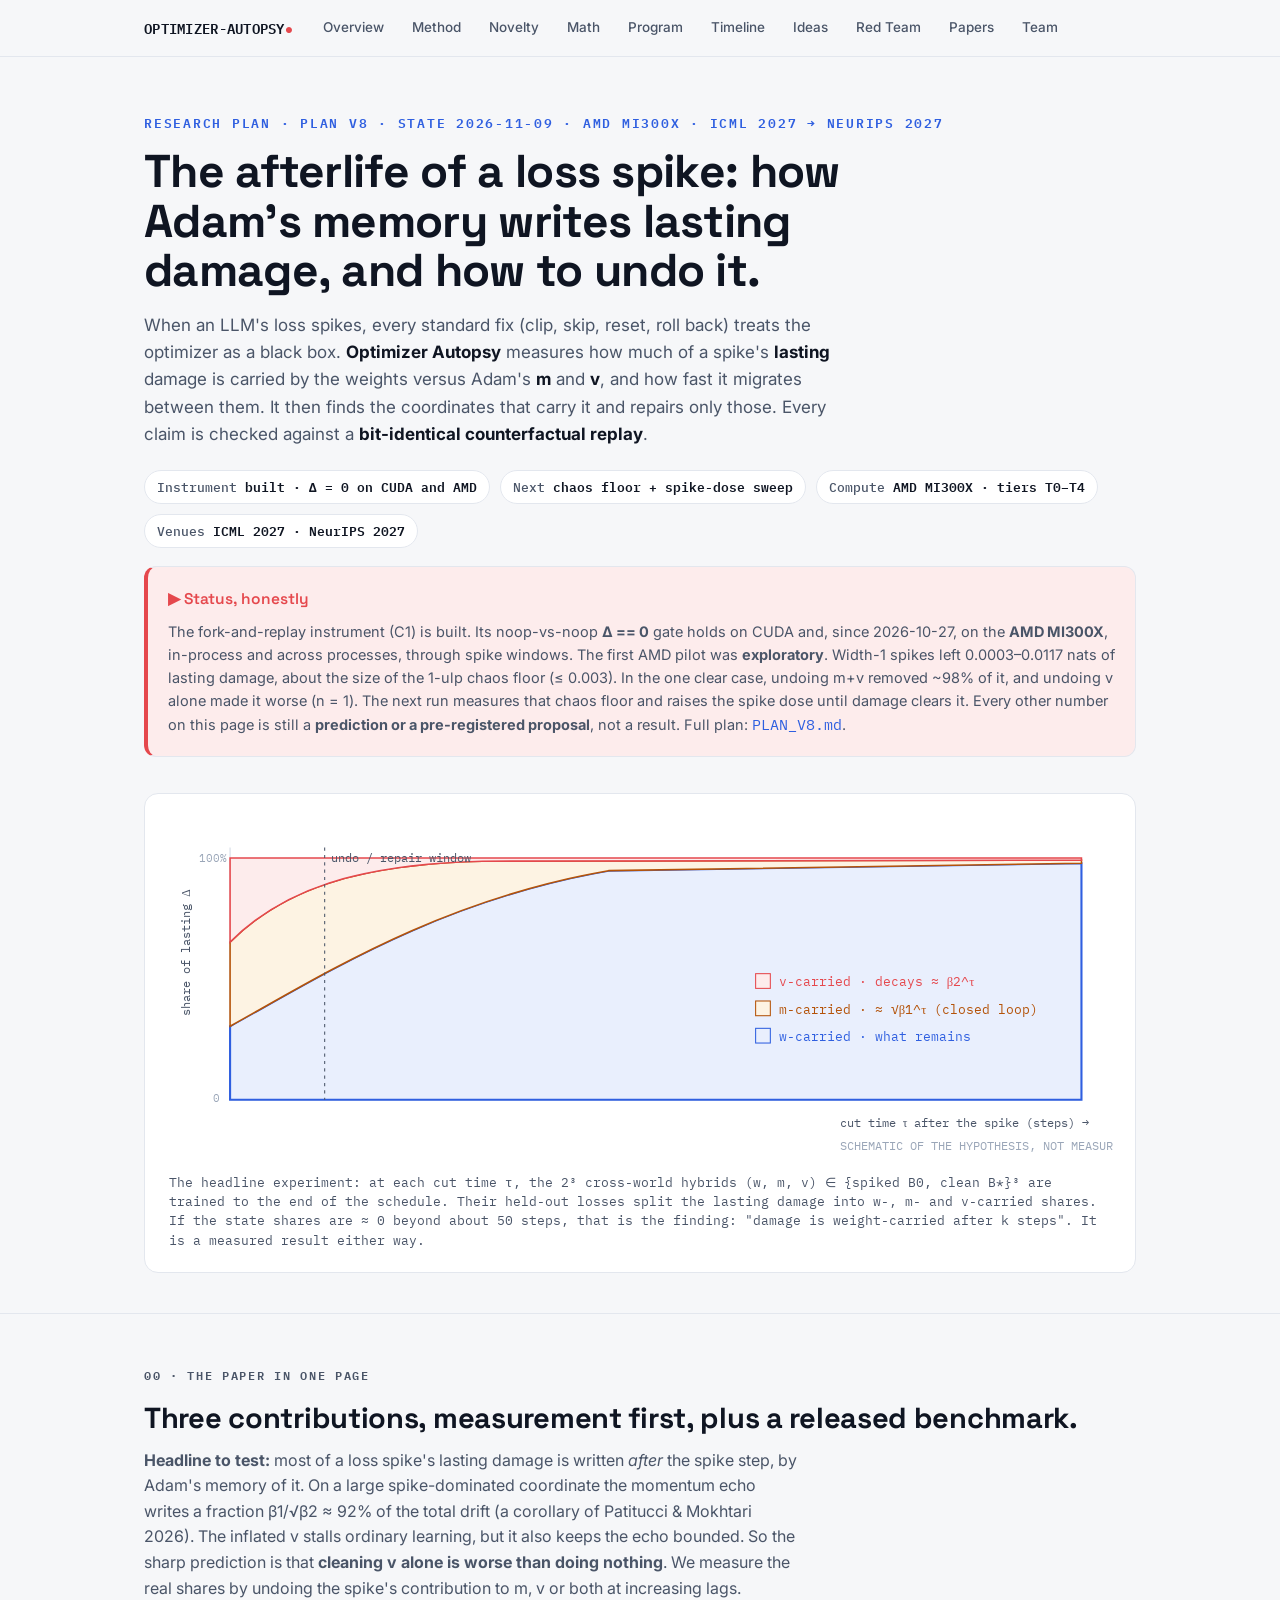
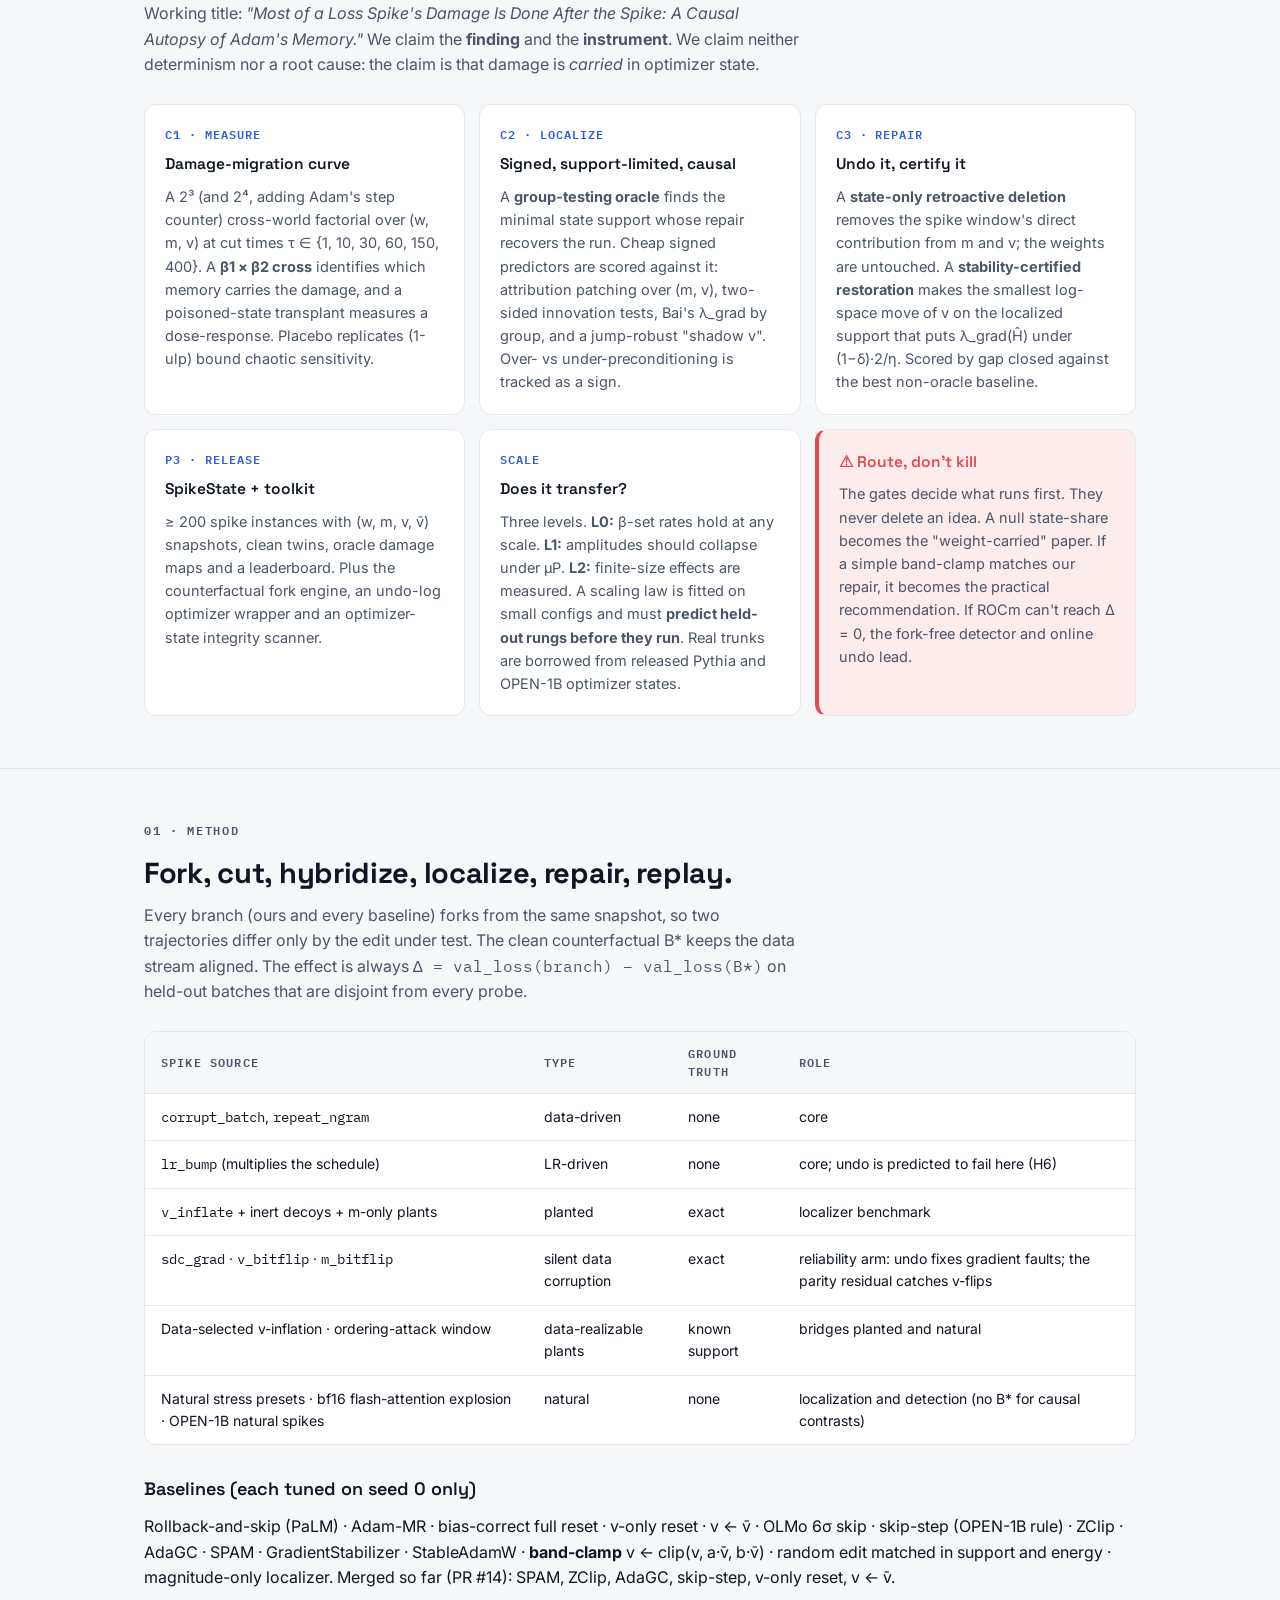
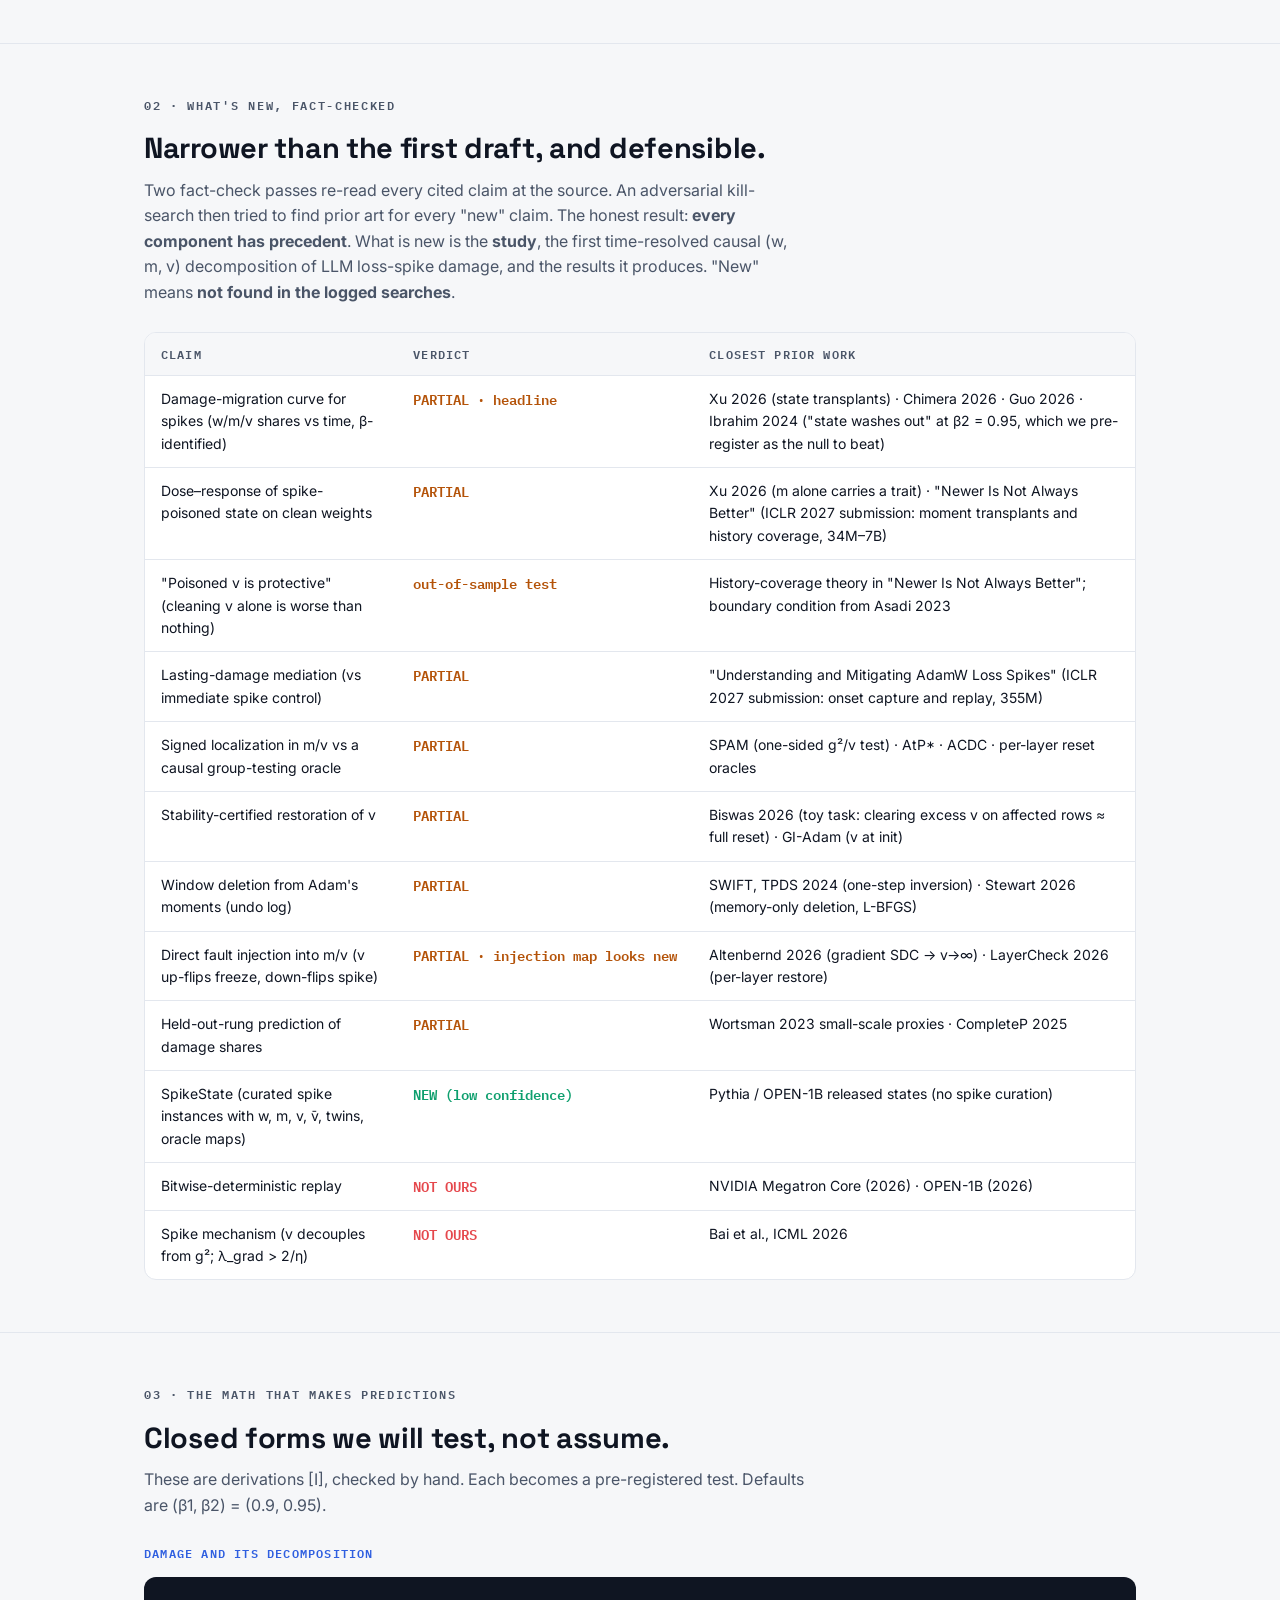
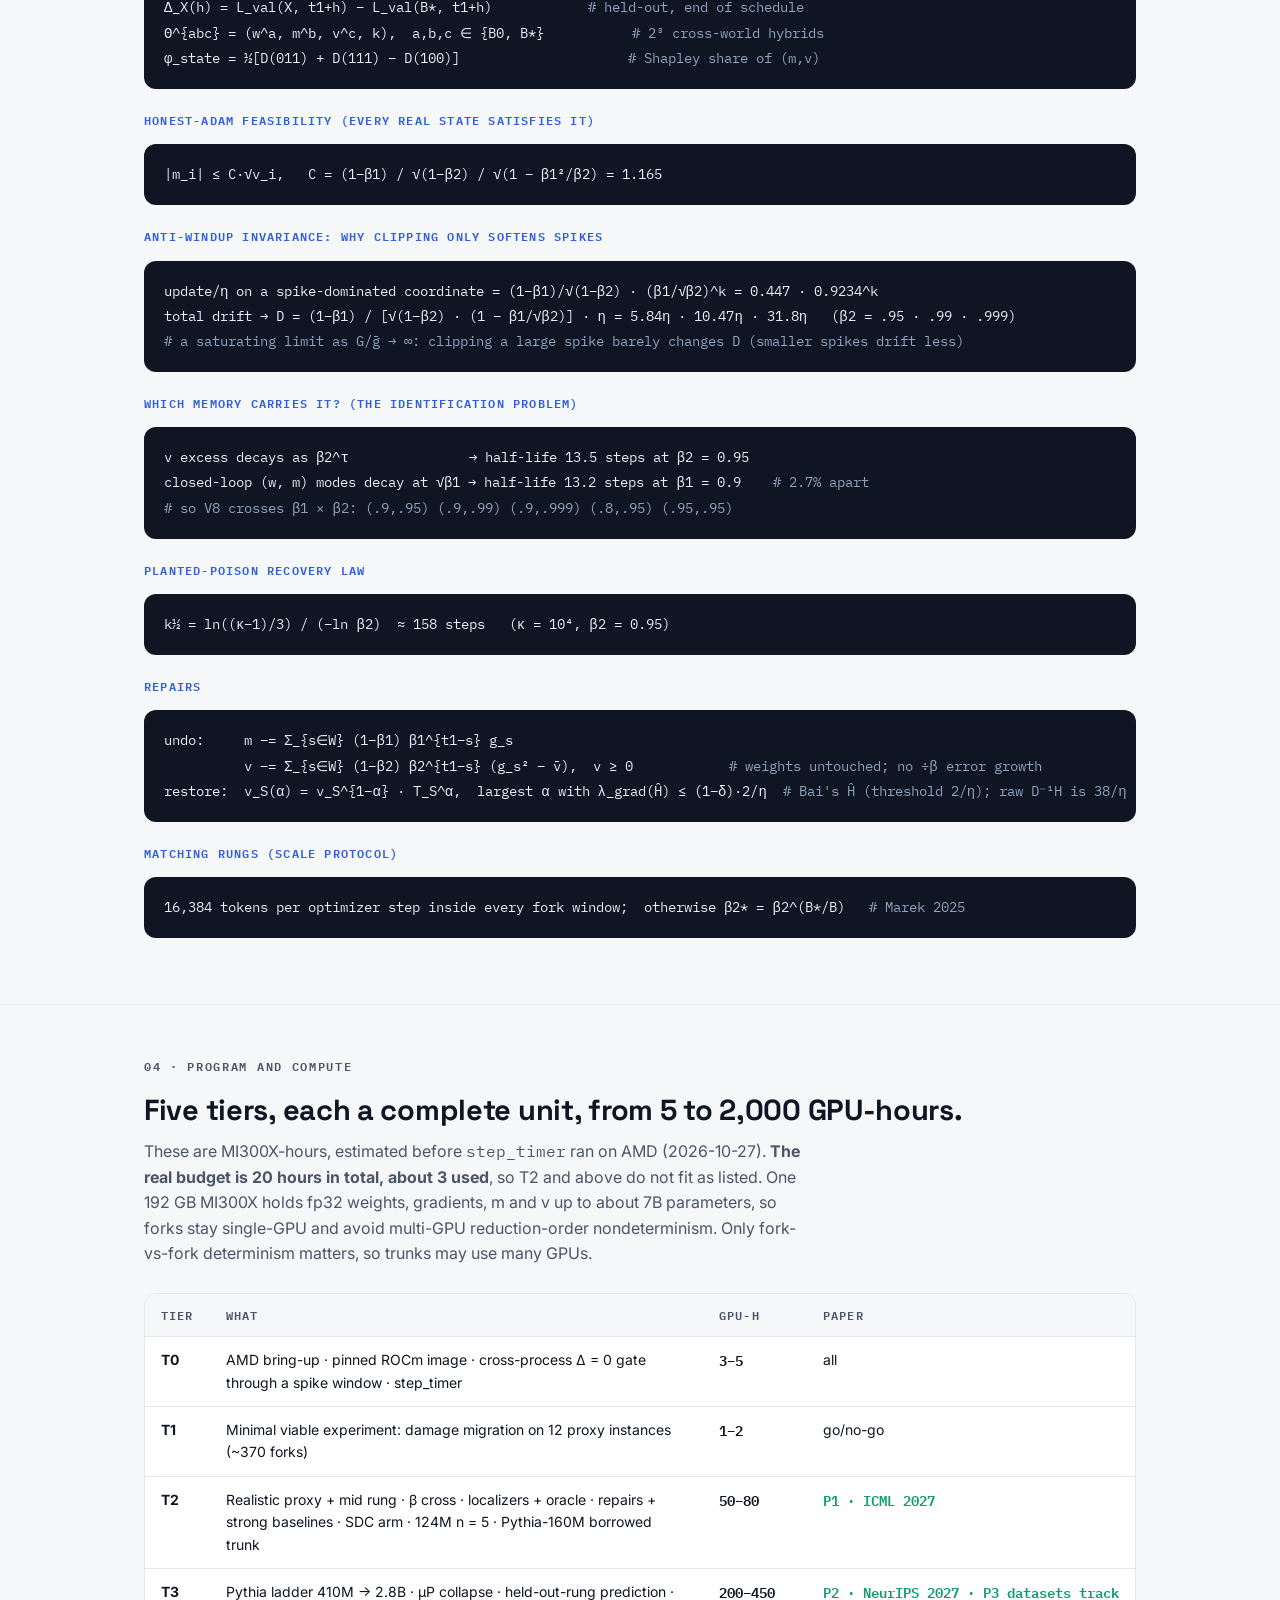
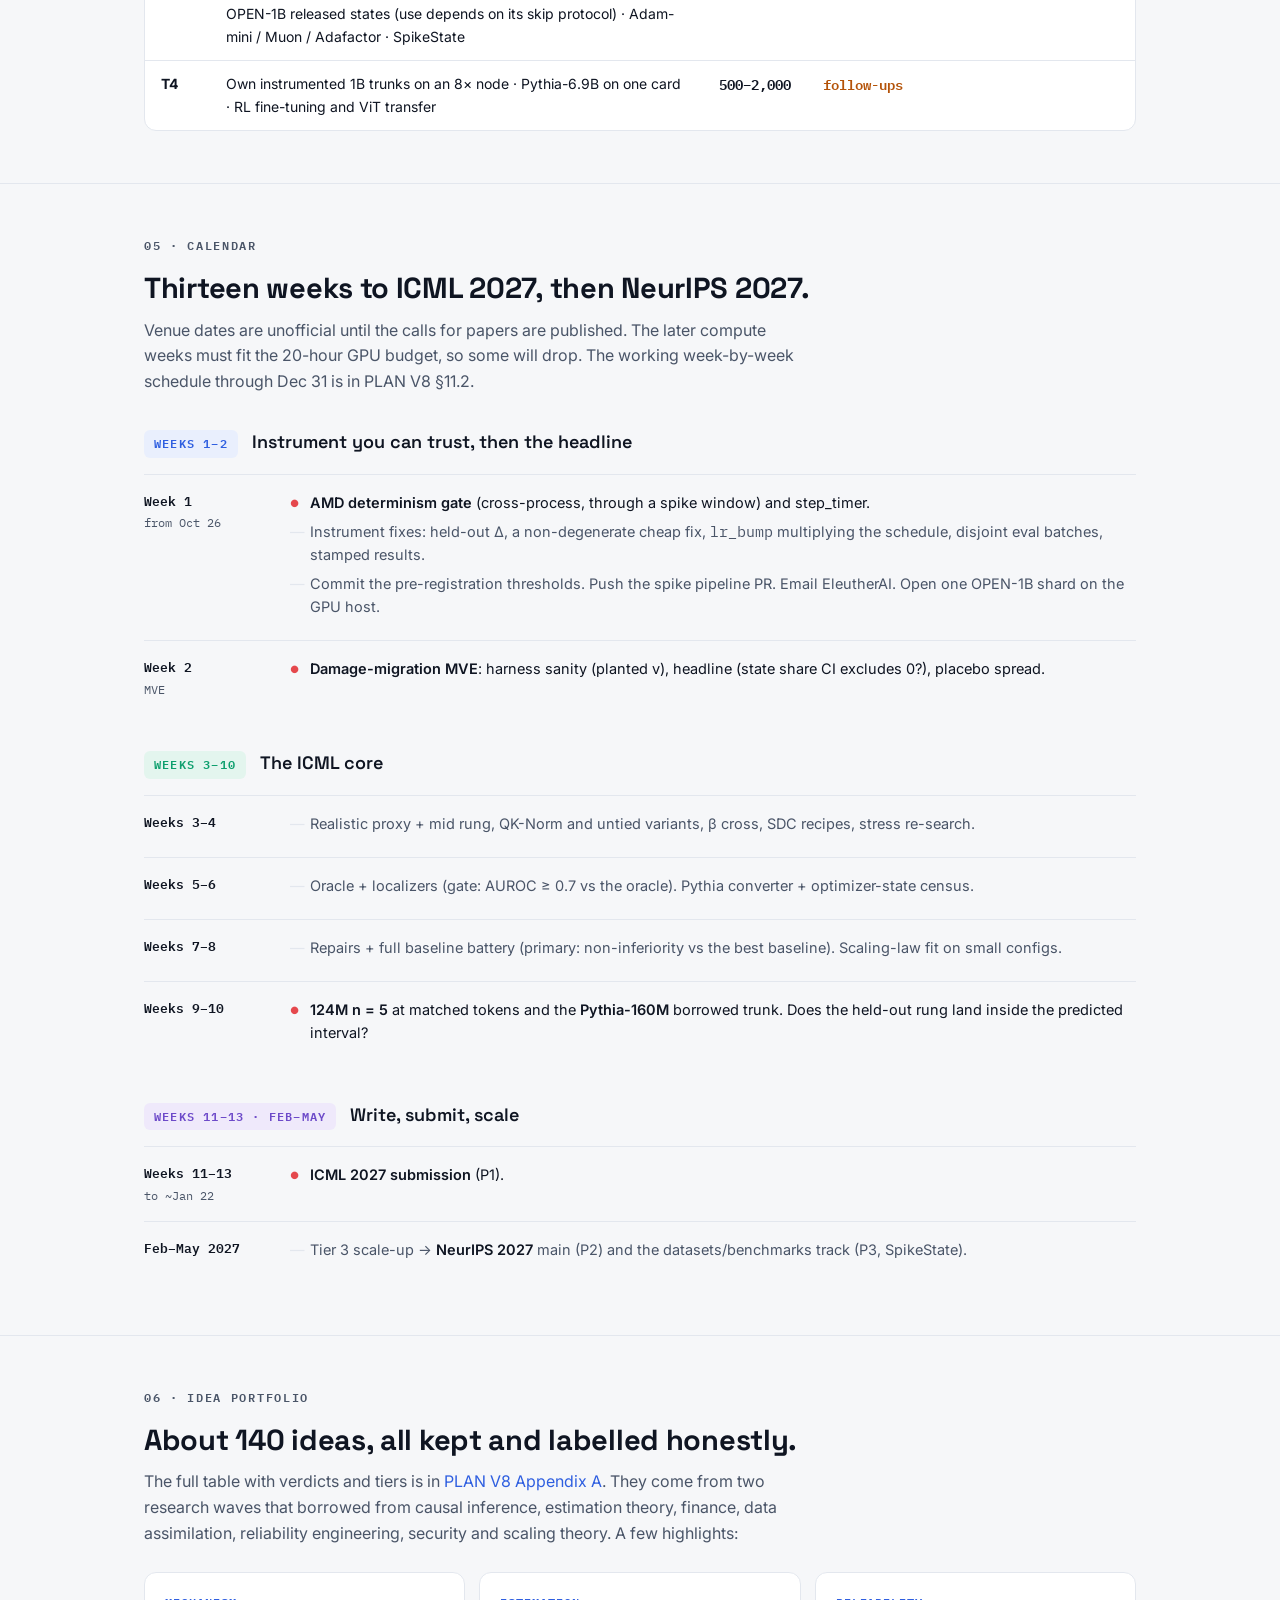
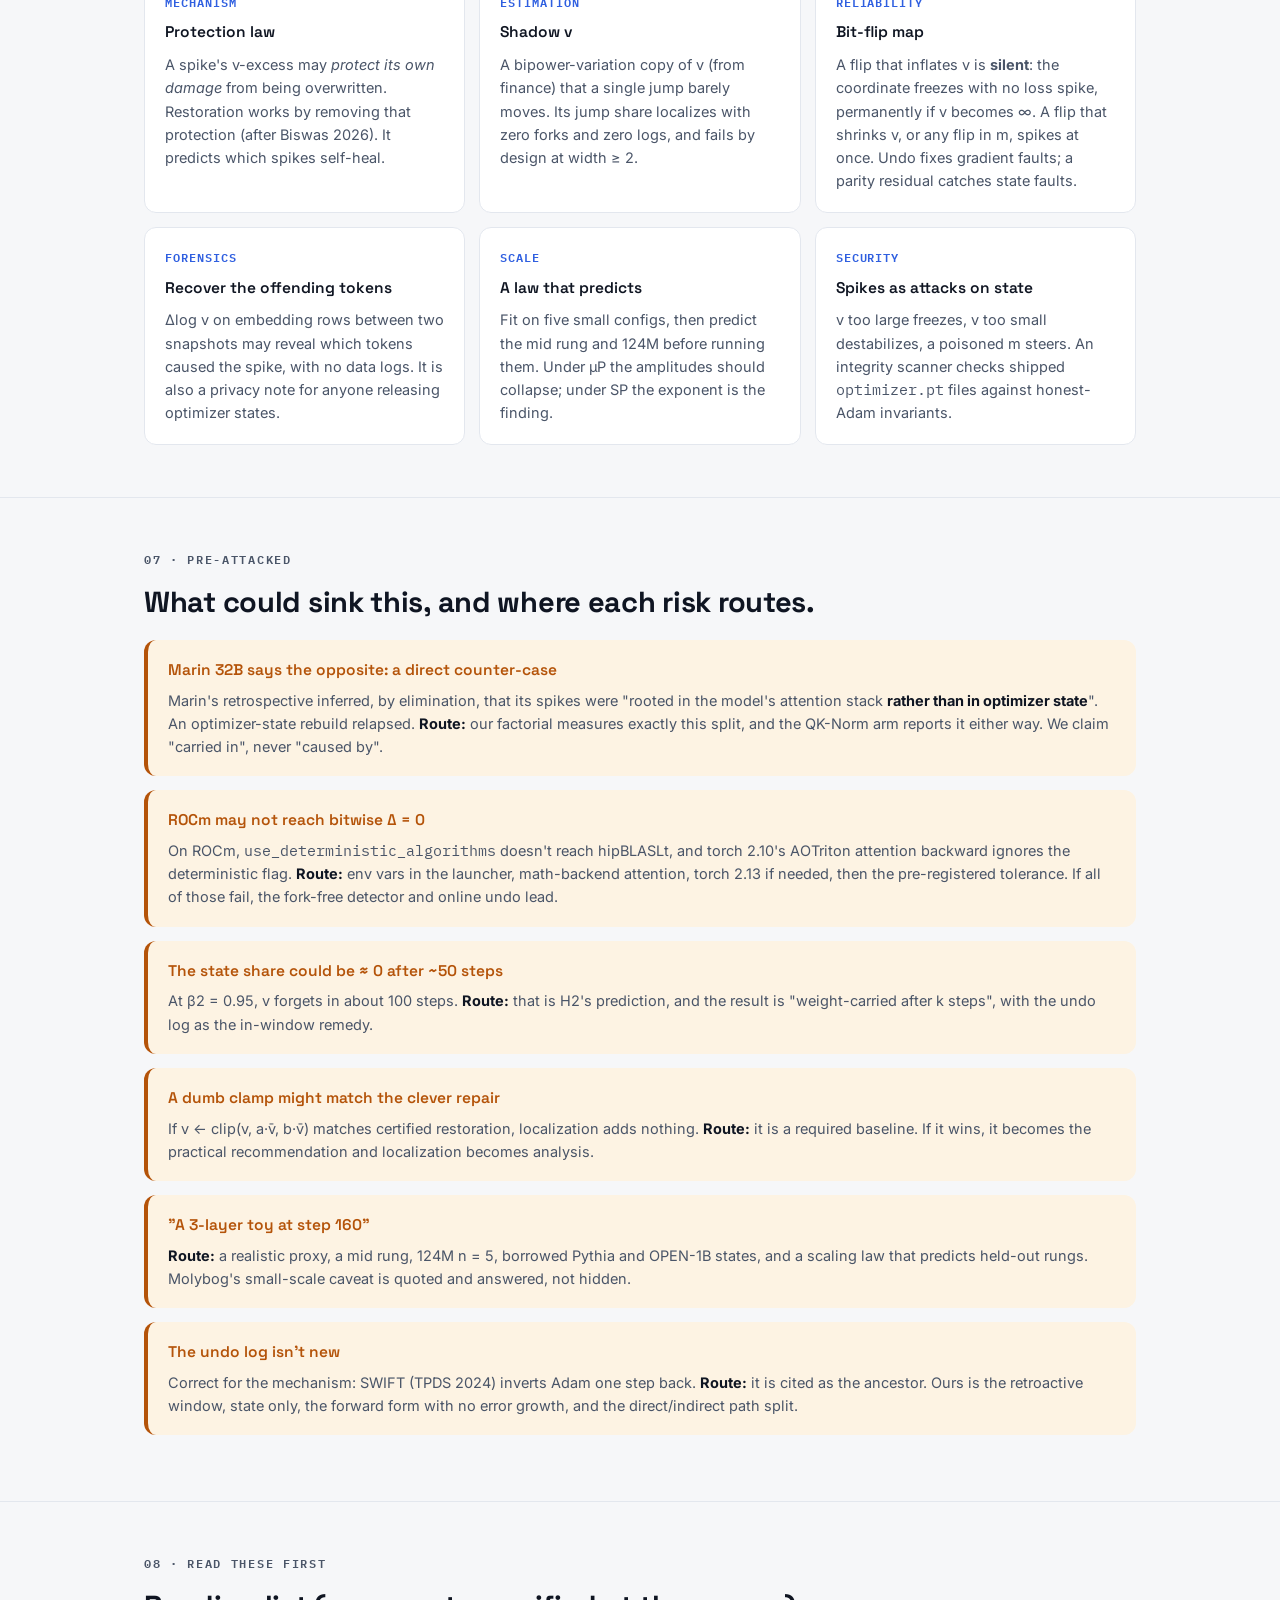
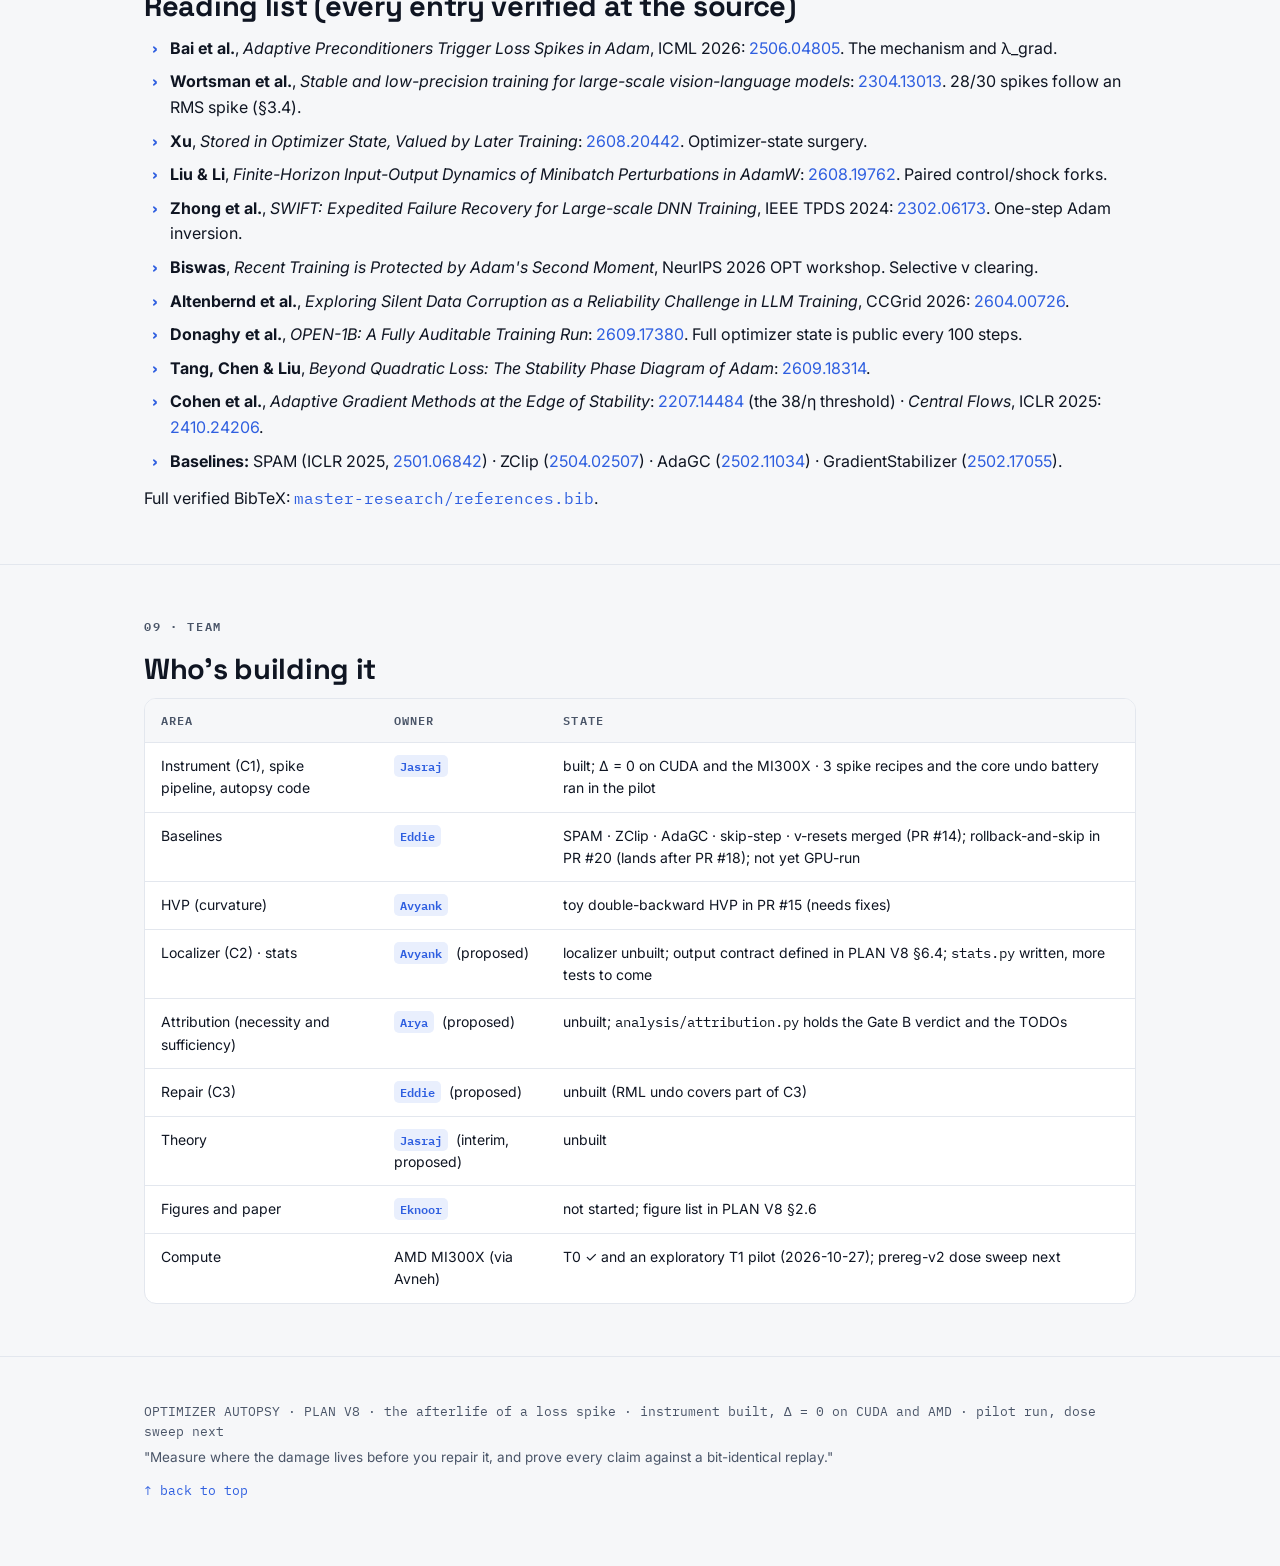
<file: index.html>
<!DOCTYPE html>
<html lang="en">
<head>
<meta charset="UTF-8">
<meta name="viewport" content="width=device-width, initial-scale=1.0">
<meta name="description" content="OPTIMIZER AUTOPSY: where does an LLM loss spike's lasting damage live, in the weights or in Adam's m and v, and for how long? A causal w/m/v damage-migration measurement with bit-identical counterfactual forks, a signed localizer scored against a causal oracle, and surgical repair (state-only retroactive deletion and stability-certified restoration). PLAN V8 on an AMD MI300X, targeting ICML 2027 and NeurIPS 2027.">
<title>Optimizer Autopsy</title>
<link rel="preconnect" href="https://fonts.googleapis.com">
<link href="https://fonts.googleapis.com/css2?family=Space+Grotesk:wght@400;500;600;700&family=Inter:wght@400;500;600&family=IBM+Plex+Mono:wght@400;500;600&display=swap" rel="stylesheet">
<link rel="stylesheet" href="styles.css">
</head>
<body id="top">

<nav><div class="wrap nav-in">
  <span class="nav-brand">OPTIMIZER-AUTOPSY<span class="dot">●</span></span>
  <a class="tab" href="#overview">Overview</a>
  <a class="tab" href="#method">Method</a>
  <a class="tab" href="#novelty">Novelty</a>
  <a class="tab" href="#math">Math</a>
  <a class="tab" href="#program">Program</a>
  <a class="tab" href="#timeline">Timeline</a>
  <a class="tab" href="#ideas">Ideas</a>
  <a class="tab" href="#redteam">Red Team</a>
  <a class="tab" href="#papers">Papers</a>
  <a class="tab" href="#team">Team</a>
</div></nav>

<header><div class="wrap">
  <div class="eyebrow">Research plan · PLAN V8 · state 2026-11-09 · AMD MI300X · ICML 2027 → NeurIPS 2027</div>
  <h1>The afterlife of a loss spike: how Adam's memory writes lasting damage, and how to undo it.</h1>
  <p class="sub">When an LLM's loss spikes, every standard fix (clip, skip, reset, roll back) treats the optimizer as a black box. <strong>Optimizer Autopsy</strong> measures how much of a spike's <strong>lasting</strong> damage is carried by the weights versus Adam's <strong>m</strong> and <strong>v</strong>, and how fast it migrates between them. It then finds the coordinates that carry it and repairs only those. Every claim is checked against a <strong>bit-identical counterfactual replay</strong>.</p>
  <div class="hero-meta">
    <span class="chip">Instrument <b>built · Δ = 0 on CUDA and AMD</b></span>
    <span class="chip">Next <b>chaos floor + spike-dose sweep</b></span>
    <span class="chip">Compute <b>AMD MI300X · tiers T0–T4</b></span>
    <span class="chip">Venues <b>ICML 2027 · NeurIPS 2027</b></span>
  </div>

  <div class="card kill" style="margin:18px 0 4px">
    <h4>▶ Status, honestly</h4>
    <p>The fork-and-replay instrument (C1) is built. Its noop-vs-noop <b>Δ == 0</b> gate holds on CUDA and, since 2026-10-27, on the <b>AMD MI300X</b>, in-process and across processes, through spike windows. The first AMD pilot was <b>exploratory</b>. Width-1 spikes left 0.0003–0.0117 nats of lasting damage, about the size of the 1-ulp chaos floor (≤ 0.003). In the one clear case, undoing m+v removed ~98% of it, and undoing v alone made it worse (n = 1). The next run measures that chaos floor and raises the spike dose until damage clears it. Every other number on this page is still a <b>prediction or a pre-registered proposal</b>, not a result. Full plan: <a href="https://github.com/jaztulsi/optimizer-autopsy/blob/main/PLAN_V8.md"><code>PLAN_V8.md</code></a>.</p>
  </div>

  <figure class="spikefig">
    <svg viewBox="0 0 900 330" role="img" aria-label="Schematic of the hypothesis, not data: after a spike, the share of lasting damage carried by v and m decays at rates set by Adam's betas, while the weight-carried share grows. Bands for v, m and w are stacked over time since the spike.">
      <line x1="60" y1="30" x2="60" y2="270" stroke="#E3E7EE" stroke-width="1.5"/>
      <line x1="60" y1="270" x2="870" y2="270" stroke="#E3E7EE" stroke-width="1.5"/>
      <text x="22" y="190" font-family="IBM Plex Mono" font-size="11" fill="#4A5568" transform="rotate(-90 22 190)">share of lasting Δ</text>
      <text x="640" y="296" font-family="IBM Plex Mono" font-size="11" fill="#4A5568">cut time τ after the spike (steps) →</text>
      <text x="30" y="44" font-family="IBM Plex Mono" font-size="10" fill="#9AA6B8">100%</text>
      <text x="44" y="272" font-family="IBM Plex Mono" font-size="10" fill="#9AA6B8">0</text>
      <!-- 100%-stacked shares: w (bottom) grows, m (middle) and v (top) shrink -->
      <path d="M60,270 L60,200 C150,150 260,80 420,52 L870,45 L870,270 Z" fill="#E9EFFD" stroke="#2F5FE0" stroke-width="2"/>
      <path d="M60,200 C150,150 260,80 420,52 L870,45 L870,42 L300,43 C180,46 110,70 60,120 Z" fill="#FDF3E3" stroke="#B45309" stroke-width="1.5"/>
      <path d="M60,120 C110,70 180,46 300,43 L870,42 L870,40 L60,40 Z" fill="#FDECEC" stroke="#E5484D" stroke-width="1.5"/>
      <!-- legend -->
      <rect x="560" y="150" width="14" height="14" fill="#FDECEC" stroke="#E5484D"/>
      <text x="582" y="162" font-family="IBM Plex Mono" font-size="12" fill="#E5484D">v-carried · decays ≈ β2^τ</text>
      <rect x="560" y="176" width="14" height="14" fill="#FDF3E3" stroke="#B45309"/>
      <text x="582" y="188" font-family="IBM Plex Mono" font-size="12" fill="#B45309">m-carried · ≈ √β1^τ (closed loop)</text>
      <rect x="560" y="202" width="14" height="14" fill="#E9EFFD" stroke="#2F5FE0"/>
      <text x="582" y="214" font-family="IBM Plex Mono" font-size="12" fill="#2F5FE0">w-carried · what remains</text>
      <line x1="150" y1="30" x2="150" y2="270" stroke="#4A5568" stroke-width="1" stroke-dasharray="3 4"/>
      <text x="156" y="44" font-family="IBM Plex Mono" font-size="11" fill="#4A5568">undo / repair window</text>
      <text x="640" y="318" font-family="IBM Plex Mono" font-size="11" fill="#9AA6B8">SCHEMATIC OF THE HYPOTHESIS, NOT MEASURED DATA</text>
    </svg>
    <figcaption>The headline experiment: at each cut time τ, the 2³ cross-world hybrids (w, m, v) ∈ {spiked B0, clean B*}³ are trained to the end of the schedule. Their held-out losses split the lasting damage into w-, m- and v-carried shares. If the state shares are ≈ 0 beyond about 50 steps, that is the finding: "damage is weight-carried after k steps". It is a measured result either way.</figcaption>
  </figure>
</div></header>

<!-- OVERVIEW -->
<section id="overview"><div class="wrap">
  <div class="sec-kicker">00 · The paper in one page</div>
  <h2>Three contributions, measurement first, plus a released benchmark.</h2>
  <p class="lede"><b>Headline to test:</b> most of a loss spike's lasting damage is written <i>after</i> the spike step, by Adam's memory of it. On a large spike-dominated coordinate the momentum echo writes a fraction β1/√β2 ≈ 92% of the total drift (a corollary of Patitucci &amp; Mokhtari 2026). The inflated v stalls ordinary learning, but it also keeps the echo bounded. So the sharp prediction is that <b>cleaning v alone is worse than doing nothing</b>. We measure the real shares by undoing the spike's contribution to m, v or both at increasing lags. Working title: <em>"Most of a Loss Spike's Damage Is Done After the Spike: A Causal Autopsy of Adam's Memory."</em> We claim the <b>finding</b> and the <b>instrument</b>. We claim neither determinism nor a root cause: the claim is that damage is <i>carried</i> in optimizer state.</p>
  <div class="grid c3">
    <div class="card"><span class="num">C1 · MEASURE</span><h4>Damage-migration curve</h4><p>A 2³ (and 2⁴, adding Adam's step counter) cross-world factorial over (w, m, v) at cut times τ ∈ {1, 10, 30, 60, 150, 400}. A <b>β1 × β2 cross</b> identifies which memory carries the damage, and a poisoned-state transplant measures a dose-response. Placebo replicates (1-ulp) bound chaotic sensitivity.</p></div>
    <div class="card"><span class="num">C2 · LOCALIZE</span><h4>Signed, support-limited, causal</h4><p>A <b>group-testing oracle</b> finds the minimal state support whose repair recovers the run. Cheap signed predictors are scored against it: attribution patching over (m, v), two-sided innovation tests, Bai's λ_grad by group, and a jump-robust "shadow v". Over- vs under-preconditioning is tracked as a sign.</p></div>
    <div class="card"><span class="num">C3 · REPAIR</span><h4>Undo it, certify it</h4><p>A <b>state-only retroactive deletion</b> removes the spike window's direct contribution from m and v; the weights are untouched. A <b>stability-certified restoration</b> makes the smallest log-space move of v on the localized support that puts λ_grad(Ĥ) under (1−δ)·2/η. Scored by gap closed against the best non-oracle baseline.</p></div>
    <div class="card"><span class="num">P3 · RELEASE</span><h4>SpikeState + toolkit</h4><p>≥ 200 spike instances with (w, m, v, v̄) snapshots, clean twins, oracle damage maps and a leaderboard. Plus the counterfactual fork engine, an undo-log optimizer wrapper and an optimizer-state integrity scanner.</p></div>
    <div class="card"><span class="num">SCALE</span><h4>Does it transfer?</h4><p>Three levels. <b>L0:</b> β-set rates hold at any scale. <b>L1:</b> amplitudes should collapse under μP. <b>L2:</b> finite-size effects are measured. A scaling law is fitted on small configs and must <b>predict held-out rungs before they run</b>. Real trunks are borrowed from released Pythia and OPEN-1B optimizer states.</p></div>
    <div class="card kill"><h4>⚠ Route, don't kill</h4><p>The gates decide what runs first. They never delete an idea. A null state-share becomes the "weight-carried" paper. If a simple band-clamp matches our repair, it becomes the practical recommendation. If ROCm can't reach Δ = 0, the fork-free detector and online undo lead.</p></div>
  </div>
</div></section>

<!-- METHOD -->
<section id="method"><div class="wrap">
  <div class="sec-kicker">01 · Method</div>
  <h2>Fork, cut, hybridize, localize, repair, replay.</h2>
  <p class="lede">Every branch (ours and every baseline) forks from the same snapshot, so two trajectories differ only by the edit under test. The clean counterfactual B* keeps the data stream aligned. The effect is always <code>Δ = val_loss(branch) − val_loss(B*)</code> on held-out batches that are disjoint from every probe.</p>
  <div class="tbl-scroll"><table>
    <tr><th>Spike source</th><th>Type</th><th>Ground truth</th><th>Role</th></tr>
    <tr><td><code>corrupt_batch</code>, <code>repeat_ngram</code></td><td>data-driven</td><td>none</td><td>core</td></tr>
    <tr><td><code>lr_bump</code> (multiplies the schedule)</td><td>LR-driven</td><td>none</td><td>core; undo is predicted to fail here (H6)</td></tr>
    <tr><td><code>v_inflate</code> + inert decoys + m-only plants</td><td>planted</td><td>exact</td><td>localizer benchmark</td></tr>
    <tr><td><code>sdc_grad</code> · <code>v_bitflip</code> · <code>m_bitflip</code></td><td>silent data corruption</td><td>exact</td><td>reliability arm: undo fixes gradient faults; the parity residual catches v-flips</td></tr>
    <tr><td>Data-selected v-inflation · ordering-attack window</td><td>data-realizable plants</td><td>known support</td><td>bridges planted and natural</td></tr>
    <tr><td>Natural stress presets · bf16 flash-attention explosion · OPEN-1B natural spikes</td><td>natural</td><td>none</td><td>localization and detection (no B* for causal contrasts)</td></tr>
  </table></div>
  <h3>Baselines (each tuned on seed 0 only)</h3>
  <p>Rollback-and-skip (PaLM) · Adam-MR · bias-correct full reset · v-only reset · v ← v̄ · OLMo 6σ skip · skip-step (OPEN-1B rule) · ZClip · AdaGC · SPAM · GradientStabilizer · StableAdamW · <b>band-clamp</b> v ← clip(v, a·v̄, b·v̄) · random edit matched in support and energy · magnitude-only localizer. Merged so far (PR #14): SPAM, ZClip, AdaGC, skip-step, v-only reset, v ← v̄.</p>
</div></section>

<!-- NOVELTY -->
<section id="novelty"><div class="wrap">
  <div class="sec-kicker">02 · What's new, fact-checked</div>
  <h2>Narrower than the first draft, and defensible.</h2>
  <p class="lede">Two fact-check passes re-read every cited claim at the source. An adversarial kill-search then tried to find prior art for every "new" claim. The honest result: <b>every component has precedent</b>. What is new is the <b>study</b>, the first time-resolved causal (w, m, v) decomposition of LLM loss-spike damage, and the results it produces. "New" means <b>not found in the logged searches</b>.</p>
  <div class="tbl-scroll"><table>
    <tr><th>Claim</th><th>Verdict</th><th>Closest prior work</th></tr>
    <tr><td>Damage-migration curve for spikes (w/m/v shares vs time, β-identified)</td><td class="pct mid">PARTIAL · headline</td><td>Xu 2026 (state transplants) · Chimera 2026 · Guo 2026 · Ibrahim 2024 ("state washes out" at β2 = 0.95, which we pre-register as the null to beat)</td></tr>
    <tr><td>Dose–response of spike-poisoned state on clean weights</td><td class="pct mid">PARTIAL</td><td>Xu 2026 (m alone carries a trait) · "Newer Is Not Always Better" (ICLR 2027 submission: moment transplants and history coverage, 34M–7B)</td></tr>
    <tr><td>"Poisoned v is protective" (cleaning v alone is worse than nothing)</td><td class="pct mid">out-of-sample test</td><td>History-coverage theory in "Newer Is Not Always Better"; boundary condition from Asadi 2023</td></tr>
    <tr><td>Lasting-damage mediation (vs immediate spike control)</td><td class="pct mid">PARTIAL</td><td>"Understanding and Mitigating AdamW Loss Spikes" (ICLR 2027 submission: onset capture and replay, 355M)</td></tr>
    <tr><td>Signed localization in m/v vs a causal group-testing oracle</td><td class="pct mid">PARTIAL</td><td>SPAM (one-sided g²/v test) · AtP* · ACDC · per-layer reset oracles</td></tr>
    <tr><td>Stability-certified restoration of v</td><td class="pct mid">PARTIAL</td><td>Biswas 2026 (toy task: clearing excess v on affected rows ≈ full reset) · GI-Adam (v at init)</td></tr>
    <tr><td>Window deletion from Adam's moments (undo log)</td><td class="pct mid">PARTIAL</td><td>SWIFT, TPDS 2024 (one-step inversion) · Stewart 2026 (memory-only deletion, L-BFGS)</td></tr>
    <tr><td>Direct fault injection into m/v (v up-flips freeze, down-flips spike)</td><td class="pct mid">PARTIAL · injection map looks new</td><td>Altenbernd 2026 (gradient SDC → v→∞) · LayerCheck 2026 (per-layer restore)</td></tr>
    <tr><td>Held-out-rung prediction of damage shares</td><td class="pct mid">PARTIAL</td><td>Wortsman 2023 small-scale proxies · CompleteP 2025</td></tr>
    <tr><td>SpikeState (curated spike instances with w, m, v, v̄, twins, oracle maps)</td><td class="pct hi">NEW (low confidence)</td><td>Pythia / OPEN-1B released states (no spike curation)</td></tr>
    <tr><td>Bitwise-deterministic replay</td><td class="pct lo">NOT OURS</td><td>NVIDIA Megatron Core (2026) · OPEN-1B (2026)</td></tr>
    <tr><td>Spike mechanism (v decouples from g²; λ_grad &gt; 2/η)</td><td class="pct lo">NOT OURS</td><td>Bai et al., ICML 2026</td></tr>
  </table></div>
</div></section>

<!-- MATH -->
<section id="math"><div class="wrap">
  <div class="sec-kicker">03 · The math that makes predictions</div>
  <h2>Closed forms we will test, not assume.</h2>
  <p class="lede">These are derivations [I], checked by hand. Each becomes a pre-registered test. Defaults are (β1, β2) = (0.9, 0.95).</p>

  <div class="flabel">Damage and its decomposition</div>
  <div class="formula">Δ_X(h) = L_val(X, t1+h) − L_val(B*, t1+h)            <span class="c"># held-out, end of schedule</span>
Θ^{abc} = (w^a, m^b, v^c, k),  a,b,c ∈ {B0, B*}           <span class="c"># 2³ cross-world hybrids</span>
φ_state = ½[D(011) + D(111) − D(100)]                     <span class="c"># Shapley share of (m,v)</span></div>

  <div class="flabel">Honest-Adam feasibility (every real state satisfies it)</div>
  <div class="formula">|m_i| ≤ C·√v_i,   C = (1−β1) / √(1−β2) / √(1 − β1²/β2) = 1.165</div>

  <div class="flabel">Anti-windup invariance: why clipping only softens spikes</div>
  <div class="formula">update/η on a spike-dominated coordinate = (1−β1)/√(1−β2) · (β1/√β2)^k = 0.447 · 0.9234^k
total drift → D = (1−β1) / [√(1−β2) · (1 − β1/√β2)] · η = 5.84η · 10.47η · 31.8η   (β2 = .95 · .99 · .999)
<span class="c"># a saturating limit as G/ḡ → ∞: clipping a large spike barely changes D (smaller spikes drift less)</span></div>

  <div class="flabel">Which memory carries it? (the identification problem)</div>
  <div class="formula">v excess decays as β2^τ               → half-life 13.5 steps at β2 = 0.95
closed-loop (w, m) modes decay at √β1 → half-life 13.2 steps at β1 = 0.9    <span class="c"># 2.7% apart</span>
<span class="c"># so V8 crosses β1 × β2: (.9,.95) (.9,.99) (.9,.999) (.8,.95) (.95,.95)</span></div>

  <div class="flabel">Planted-poison recovery law</div>
  <div class="formula">k½ = ln((κ−1)/3) / (−ln β2)  ≈ 158 steps   (κ = 10⁴, β2 = 0.95)</div>

  <div class="flabel">Repairs</div>
  <div class="formula">undo:     m −= Σ_{s∈W} (1−β1) β1^{t1−s} g_s
          v −= Σ_{s∈W} (1−β2) β2^{t1−s} (g_s² − v̄),  v ≥ 0            <span class="c"># weights untouched; no ÷β error growth</span>
restore:  v_S(α) = v_S^{1−α} · T_S^α,  largest α with λ_grad(Ĥ) ≤ (1−δ)·2/η  <span class="c"># Bai's Ĥ (threshold 2/η); raw D⁻¹H is 38/η</span></div>

  <div class="flabel">Matching rungs (scale protocol)</div>
  <div class="formula">16,384 tokens per optimizer step inside every fork window;  otherwise β2* = β2^(B*/B)   <span class="c"># Marek 2025</span></div>
</div></section>

<!-- PROGRAM -->
<section id="program"><div class="wrap">
  <div class="sec-kicker">04 · Program and compute</div>
  <h2>Five tiers, each a complete unit, from 5 to 2,000 GPU-hours.</h2>
  <p class="lede">These are MI300X-hours, estimated before <code>step_timer</code> ran on AMD (2026-10-27). <b>The real budget is 20 hours in total, about 3 used</b>, so T2 and above do not fit as listed. One 192 GB MI300X holds fp32 weights, gradients, m and v up to about 7B parameters, so forks stay single-GPU and avoid multi-GPU reduction-order nondeterminism. Only fork-vs-fork determinism matters, so trunks may use many GPUs.</p>
  <div class="tbl-scroll"><table>
    <tr><th>Tier</th><th>What</th><th>GPU-h</th><th>Paper</th></tr>
    <tr><td><b>T0</b></td><td>AMD bring-up · pinned ROCm image · cross-process Δ = 0 gate through a spike window · step_timer</td><td class="pct">3–5</td><td>all</td></tr>
    <tr><td><b>T1</b></td><td>Minimal viable experiment: damage migration on 12 proxy instances (~370 forks)</td><td class="pct">1–2</td><td>go/no-go</td></tr>
    <tr><td><b>T2</b></td><td>Realistic proxy + mid rung · β cross · localizers + oracle · repairs + strong baselines · SDC arm · 124M n = 5 · Pythia-160M borrowed trunk</td><td class="pct">50–80</td><td class="pct hi">P1 · ICML 2027</td></tr>
    <tr><td><b>T3</b></td><td>Pythia ladder 410M → 2.8B · μP collapse · held-out-rung prediction · OPEN-1B released states (use depends on its skip protocol) · Adam-mini / Muon / Adafactor · SpikeState</td><td class="pct">200–450</td><td class="pct hi">P2 · NeurIPS 2027 · P3 datasets track</td></tr>
    <tr><td><b>T4</b></td><td>Own instrumented 1B trunks on an 8× node · Pythia-6.9B on one card · RL fine-tuning and ViT transfer</td><td class="pct">500–2,000</td><td class="pct mid">follow-ups</td></tr>
  </table></div>
</div></section>

<!-- TIMELINE -->
<section id="timeline"><div class="wrap">
  <div class="sec-kicker">05 · Calendar</div>
  <h2>Thirteen weeks to ICML 2027, then NeurIPS 2027.</h2>
  <p class="lede">Venue dates are unofficial until the calls for papers are published. The later compute weeks must fit the 20-hour GPU budget, so some will drop. The working week-by-week schedule through Dec 31 is in PLAN V8 §11.2.</p>
  <div class="phase">
    <div class="phase-head"><span class="phase-tag p1">WEEKS 1–2</span><h3>Instrument you can trust, then the headline</h3></div>
    <div class="week"><div class="wk-label">Week 1<span>from Oct 26</span></div><ul>
      <li class="crit"><b>AMD determinism gate</b> (cross-process, through a spike window) and step_timer.</li>
      <li>Instrument fixes: held-out Δ, a non-degenerate cheap fix, <code>lr_bump</code> multiplying the schedule, disjoint eval batches, stamped results.</li>
      <li>Commit the pre-registration thresholds. Push the spike pipeline PR. Email EleutherAI. Open one OPEN-1B shard on the GPU host.</li>
    </ul></div>
    <div class="week"><div class="wk-label">Week 2<span>MVE</span></div><ul>
      <li class="crit"><b>Damage-migration MVE</b>: harness sanity (planted v), headline (state share CI excludes 0?), placebo spread.</li>
    </ul></div>
  </div>
  <div class="phase">
    <div class="phase-head"><span class="phase-tag p3">WEEKS 3–10</span><h3>The ICML core</h3></div>
    <div class="week"><div class="wk-label">Weeks 3–4</div><ul><li>Realistic proxy + mid rung, QK-Norm and untied variants, β cross, SDC recipes, stress re-search.</li></ul></div>
    <div class="week"><div class="wk-label">Weeks 5–6</div><ul><li>Oracle + localizers (gate: AUROC ≥ 0.7 vs the oracle). Pythia converter + optimizer-state census.</li></ul></div>
    <div class="week"><div class="wk-label">Weeks 7–8</div><ul><li>Repairs + full baseline battery (primary: non-inferiority vs the best baseline). Scaling-law fit on small configs.</li></ul></div>
    <div class="week"><div class="wk-label">Weeks 9–10</div><ul><li class="crit"><b>124M n = 5</b> at matched tokens and the <b>Pythia-160M</b> borrowed trunk. Does the held-out rung land inside the predicted interval?</li></ul></div>
  </div>
  <div class="phase">
    <div class="phase-head"><span class="phase-tag p4">WEEKS 11–13 · FEB–MAY</span><h3>Write, submit, scale</h3></div>
    <div class="week"><div class="wk-label">Weeks 11–13<span>to ~Jan 22</span></div><ul><li class="crit"><b>ICML 2027 submission</b> (P1).</li></ul></div>
    <div class="week"><div class="wk-label">Feb–May 2027</div><ul><li>Tier 3 scale-up → <b>NeurIPS 2027</b> main (P2) and the datasets/benchmarks track (P3, SpikeState).</li></ul></div>
  </div>
</div></section>

<!-- IDEAS -->
<section id="ideas"><div class="wrap">
  <div class="sec-kicker">06 · Idea portfolio</div>
  <h2>About 140 ideas, all kept and labelled honestly.</h2>
  <p class="lede">The full table with verdicts and tiers is in <a href="https://github.com/jaztulsi/optimizer-autopsy/blob/main/PLAN_V8.md#appendix-a--idea-portfolio-every-idea-kept">PLAN V8 Appendix A</a>. They come from two research waves that borrowed from causal inference, estimation theory, finance, data assimilation, reliability engineering, security and scaling theory. A few highlights:</p>
  <div class="grid c3">
    <div class="card"><span class="num">MECHANISM</span><h4>Protection law</h4><p>A spike's v-excess may <i>protect its own damage</i> from being overwritten. Restoration works by removing that protection (after Biswas 2026). It predicts which spikes self-heal.</p></div>
    <div class="card"><span class="num">ESTIMATION</span><h4>Shadow v</h4><p>A bipower-variation copy of v (from finance) that a single jump barely moves. Its jump share localizes with zero forks and zero logs, and fails by design at width ≥ 2.</p></div>
    <div class="card"><span class="num">RELIABILITY</span><h4>Bit-flip map</h4><p>A flip that inflates v is <b>silent</b>: the coordinate freezes with no loss spike, permanently if v becomes ∞. A flip that shrinks v, or any flip in m, spikes at once. Undo fixes gradient faults; a parity residual catches state faults.</p></div>
    <div class="card"><span class="num">FORENSICS</span><h4>Recover the offending tokens</h4><p>Δlog v on embedding rows between two snapshots may reveal which tokens caused the spike, with no data logs. It is also a privacy note for anyone releasing optimizer states.</p></div>
    <div class="card"><span class="num">SCALE</span><h4>A law that predicts</h4><p>Fit on five small configs, then predict the mid rung and 124M before running them. Under μP the amplitudes should collapse; under SP the exponent is the finding.</p></div>
    <div class="card"><span class="num">SECURITY</span><h4>Spikes as attacks on state</h4><p>v too large freezes, v too small destabilizes, a poisoned m steers. An integrity scanner checks shipped <code>optimizer.pt</code> files against honest-Adam invariants.</p></div>
  </div>
</div></section>

<!-- RED TEAM -->
<section id="redteam"><div class="wrap">
  <div class="sec-kicker">07 · Pre-attacked</div>
  <h2>What could sink this, and where each risk routes.</h2>
  <div class="verdict"><h4>Marin 32B says the opposite: a direct counter-case</h4><p>Marin's retrospective inferred, by elimination, that its spikes were "rooted in the model's attention stack <b>rather than in optimizer state</b>". An optimizer-state rebuild relapsed. <b>Route:</b> our factorial measures exactly this split, and the QK-Norm arm reports it either way. We claim "carried in", never "caused by".</p></div>
  <div class="verdict"><h4>ROCm may not reach bitwise Δ = 0</h4><p>On ROCm, <code>use_deterministic_algorithms</code> doesn't reach hipBLASLt, and torch 2.10's AOTriton attention backward ignores the deterministic flag. <b>Route:</b> env vars in the launcher, math-backend attention, torch 2.13 if needed, then the pre-registered tolerance. If all of those fail, the fork-free detector and online undo lead.</p></div>
  <div class="verdict"><h4>The state share could be ≈ 0 after ~50 steps</h4><p>At β2 = 0.95, v forgets in about 100 steps. <b>Route:</b> that is H2's prediction, and the result is "weight-carried after k steps", with the undo log as the in-window remedy.</p></div>
  <div class="verdict"><h4>A dumb clamp might match the clever repair</h4><p>If v ← clip(v, a·v̄, b·v̄) matches certified restoration, localization adds nothing. <b>Route:</b> it is a required baseline. If it wins, it becomes the practical recommendation and localization becomes analysis.</p></div>
  <div class="verdict"><h4>"A 3-layer toy at step 160"</h4><p><b>Route:</b> a realistic proxy, a mid rung, 124M n = 5, borrowed Pythia and OPEN-1B states, and a scaling law that predicts held-out rungs. Molybog's small-scale caveat is quoted and answered, not hidden.</p></div>
  <div class="verdict"><h4>The undo log isn't new</h4><p>Correct for the mechanism: SWIFT (TPDS 2024) inverts Adam one step back. <b>Route:</b> it is cited as the ancestor. Ours is the retroactive window, state only, the forward form with no error growth, and the direct/indirect path split.</p></div>
</div></section>

<!-- PAPERS -->
<section id="papers"><div class="wrap">
  <div class="sec-kicker">08 · Read these first</div>
  <h2>Reading list (every entry verified at the source)</h2>
  <ul class="tick">
    <li><b>Bai et al.</b>, <i>Adaptive Preconditioners Trigger Loss Spikes in Adam</i>, ICML 2026: <a href="https://arxiv.org/abs/2506.04805">2506.04805</a>. The mechanism and λ_grad.</li>
    <li><b>Wortsman et al.</b>, <i>Stable and low-precision training for large-scale vision-language models</i>: <a href="https://arxiv.org/abs/2304.13013">2304.13013</a>. 28/30 spikes follow an RMS spike (§3.4).</li>
    <li><b>Xu</b>, <i>Stored in Optimizer State, Valued by Later Training</i>: <a href="https://arxiv.org/abs/2608.20442">2608.20442</a>. Optimizer-state surgery.</li>
    <li><b>Liu &amp; Li</b>, <i>Finite-Horizon Input-Output Dynamics of Minibatch Perturbations in AdamW</i>: <a href="https://arxiv.org/abs/2608.19762">2608.19762</a>. Paired control/shock forks.</li>
    <li><b>Zhong et al.</b>, <i>SWIFT: Expedited Failure Recovery for Large-scale DNN Training</i>, IEEE TPDS 2024: <a href="https://arxiv.org/abs/2302.06173">2302.06173</a>. One-step Adam inversion.</li>
    <li><b>Biswas</b>, <i>Recent Training is Protected by Adam's Second Moment</i>, NeurIPS 2026 OPT workshop. Selective v clearing.</li>
    <li><b>Altenbernd et al.</b>, <i>Exploring Silent Data Corruption as a Reliability Challenge in LLM Training</i>, CCGrid 2026: <a href="https://arxiv.org/abs/2604.00726">2604.00726</a>.</li>
    <li><b>Donaghy et al.</b>, <i>OPEN-1B: A Fully Auditable Training Run</i>: <a href="https://arxiv.org/abs/2609.17380">2609.17380</a>. Full optimizer state is public every 100 steps.</li>
    <li><b>Tang, Chen &amp; Liu</b>, <i>Beyond Quadratic Loss: The Stability Phase Diagram of Adam</i>: <a href="https://arxiv.org/abs/2609.18314">2609.18314</a>.</li>
    <li><b>Cohen et al.</b>, <i>Adaptive Gradient Methods at the Edge of Stability</i>: <a href="https://arxiv.org/abs/2207.14484">2207.14484</a> (the 38/η threshold) · <i>Central Flows</i>, ICLR 2025: <a href="https://arxiv.org/abs/2410.24206">2410.24206</a>.</li>
    <li><b>Baselines:</b> SPAM (ICLR 2025, <a href="https://arxiv.org/abs/2501.06842">2501.06842</a>) · ZClip (<a href="https://arxiv.org/abs/2504.02507">2504.02507</a>) · AdaGC (<a href="https://arxiv.org/abs/2502.11034">2502.11034</a>) · GradientStabilizer (<a href="https://arxiv.org/abs/2502.17055">2502.17055</a>).</li>
  </ul>
  <p style="margin-top:12px">Full verified BibTeX: <a href="https://github.com/jaztulsi/optimizer-autopsy/blob/main/master-research/references.bib"><code>master-research/references.bib</code></a>.</p>
</div></section>

<!-- TEAM -->
<section id="team"><div class="wrap">
  <div class="sec-kicker">09 · Team</div>
  <h2>Who's building it</h2>
  <div class="tbl-scroll"><table>
    <tr><th>Area</th><th>Owner</th><th>State</th></tr>
    <tr><td>Instrument (C1), spike pipeline, autopsy code</td><td><span class="owner">Jasraj</span></td><td>built; Δ = 0 on CUDA and the MI300X · 3 spike recipes and the core undo battery ran in the pilot</td></tr>
    <tr><td>Baselines</td><td><span class="owner">Eddie</span></td><td>SPAM · ZClip · AdaGC · skip-step · v-resets merged (PR #14); rollback-and-skip in PR #20 (lands after PR #18); not yet GPU-run</td></tr>
    <tr><td>HVP (curvature)</td><td><span class="owner">Avyank</span></td><td>toy double-backward HVP in PR #15 (needs fixes)</td></tr>
    <tr><td>Localizer (C2) · stats</td><td><span class="owner">Avyank</span> (proposed)</td><td>localizer unbuilt; output contract defined in PLAN V8 §6.4; <code>stats.py</code> written, more tests to come</td></tr>
    <tr><td>Attribution (necessity and sufficiency)</td><td><span class="owner">Arya</span> (proposed)</td><td>unbuilt; <code>analysis/attribution.py</code> holds the Gate B verdict and the TODOs</td></tr>
    <tr><td>Repair (C3)</td><td><span class="owner">Eddie</span> (proposed)</td><td>unbuilt (RML undo covers part of C3)</td></tr>
    <tr><td>Theory</td><td><span class="owner">Jasraj</span> (interim, proposed)</td><td>unbuilt</td></tr>
    <tr><td>Figures and paper</td><td><span class="owner">Eknoor</span></td><td>not started; figure list in PLAN V8 §2.6</td></tr>
    <tr><td>Compute</td><td>AMD MI300X (via Avneh)</td><td>T0 ✓ and an exploratory T1 pilot (2026-10-27); prereg-v2 dose sweep next</td></tr>
  </table></div>
</div></section>

<footer><div class="wrap">
  <p class="mono">OPTIMIZER AUTOPSY · PLAN V8 · the afterlife of a loss spike · instrument built, Δ = 0 on CUDA and AMD · pilot run, dose sweep next</p>
  <p style="margin-top:6px">"Measure where the damage lives before you repair it, and prove every claim against a bit-identical replay."</p>
  <p style="margin-top:12px"><a class="toplink" href="#top">↑ back to top</a></p>
</div></footer>

</body>
</html>
</file>
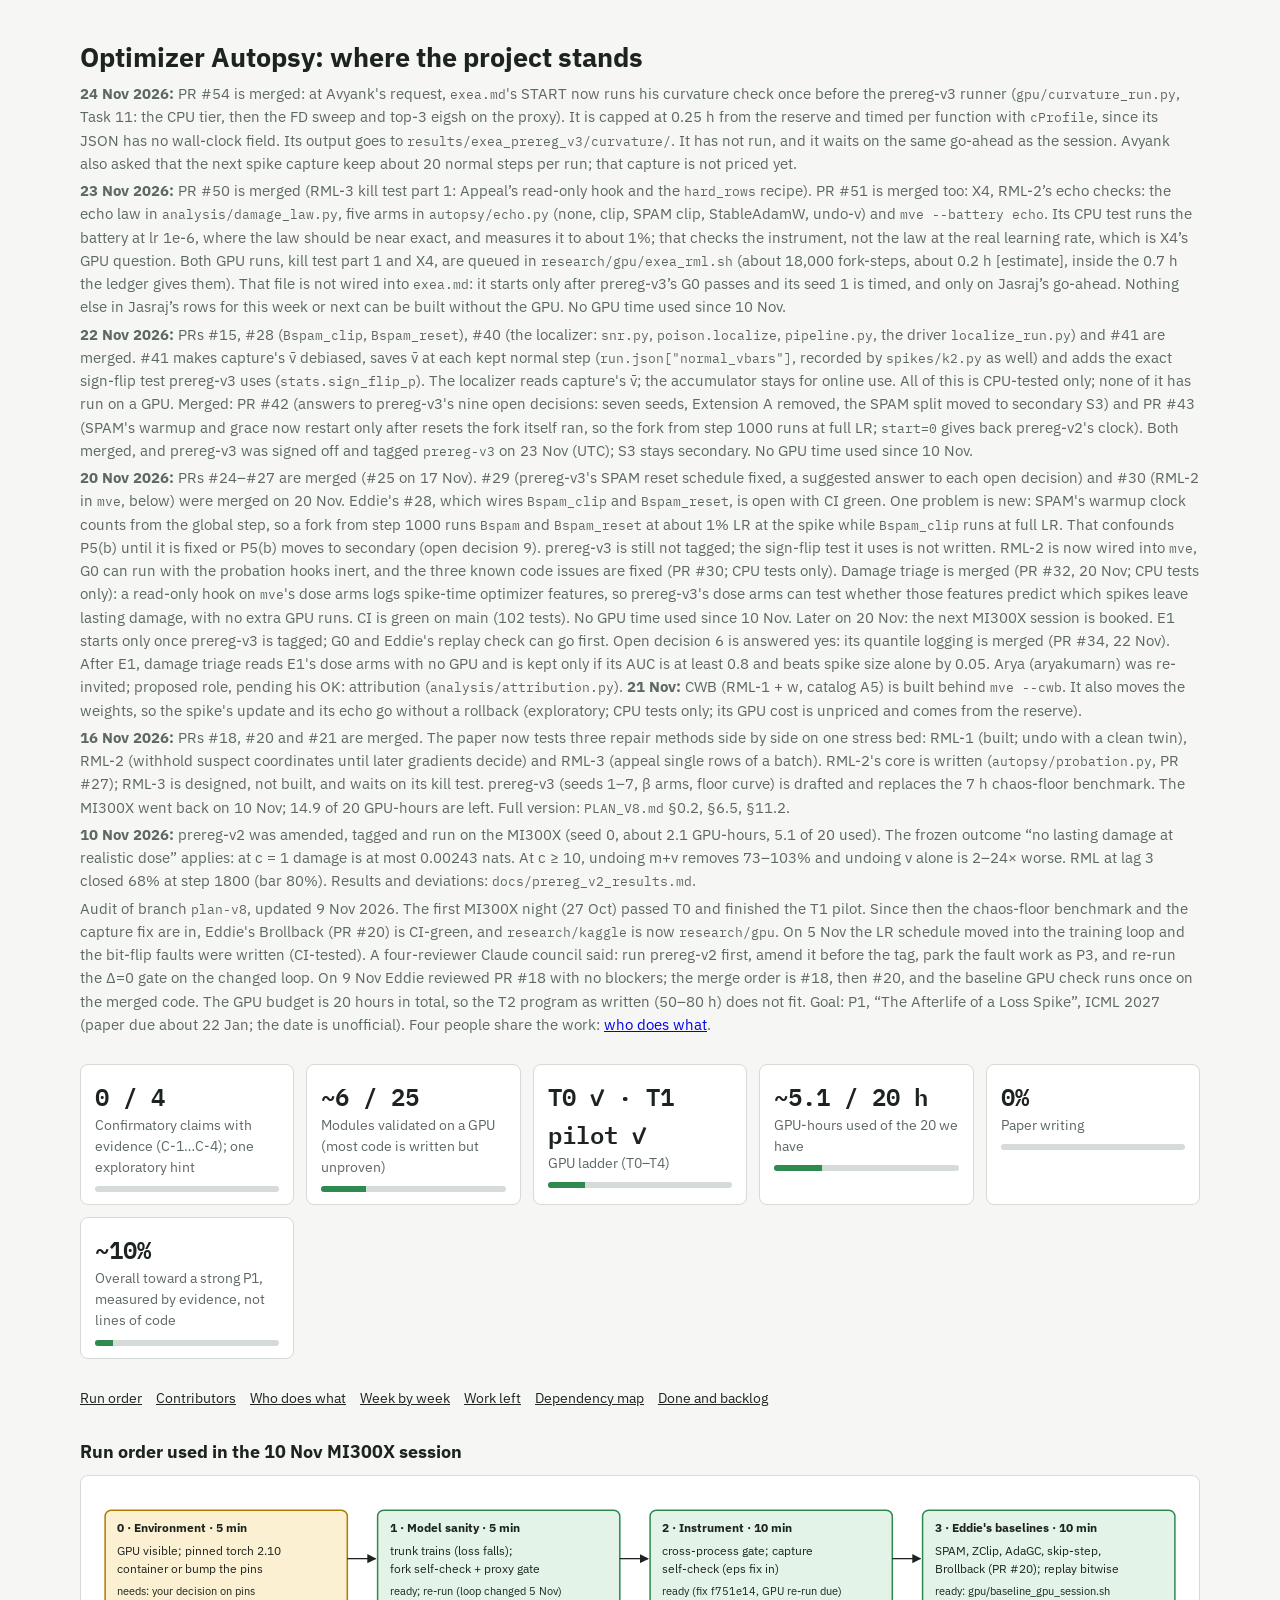
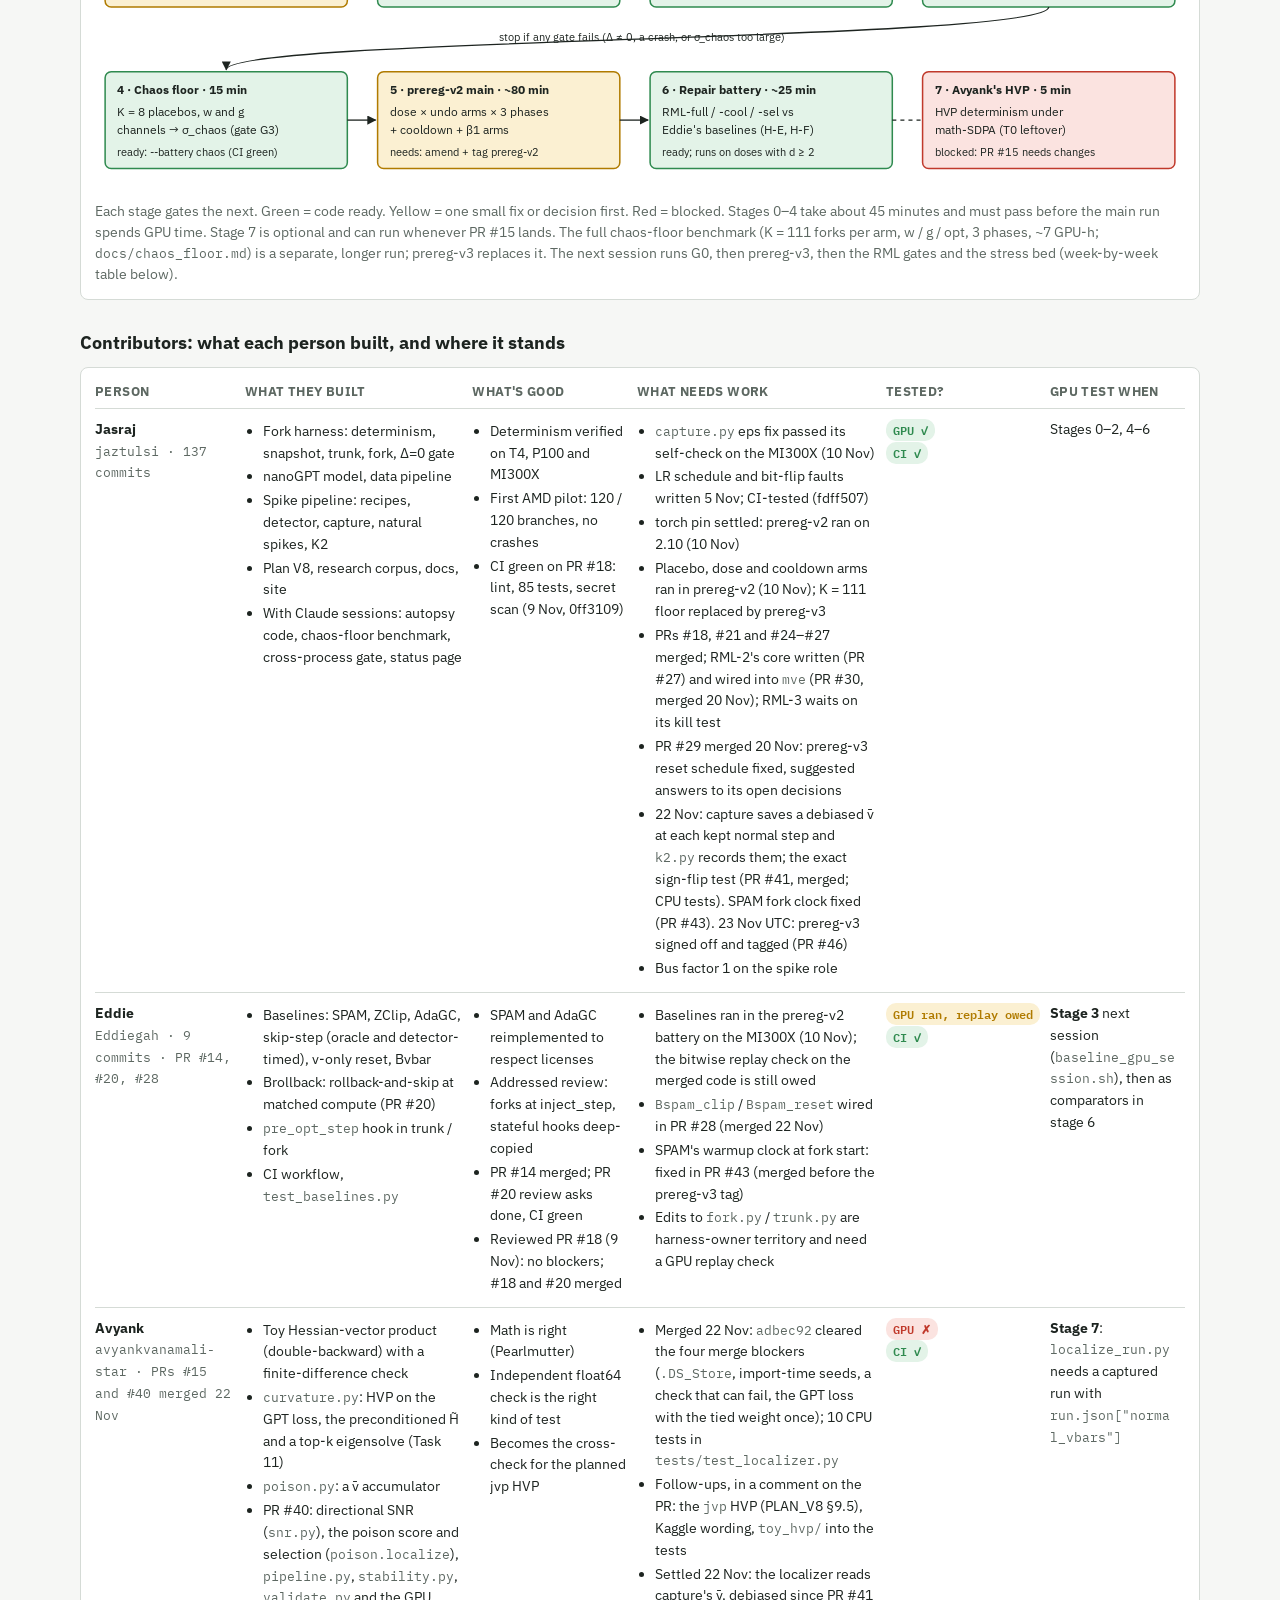
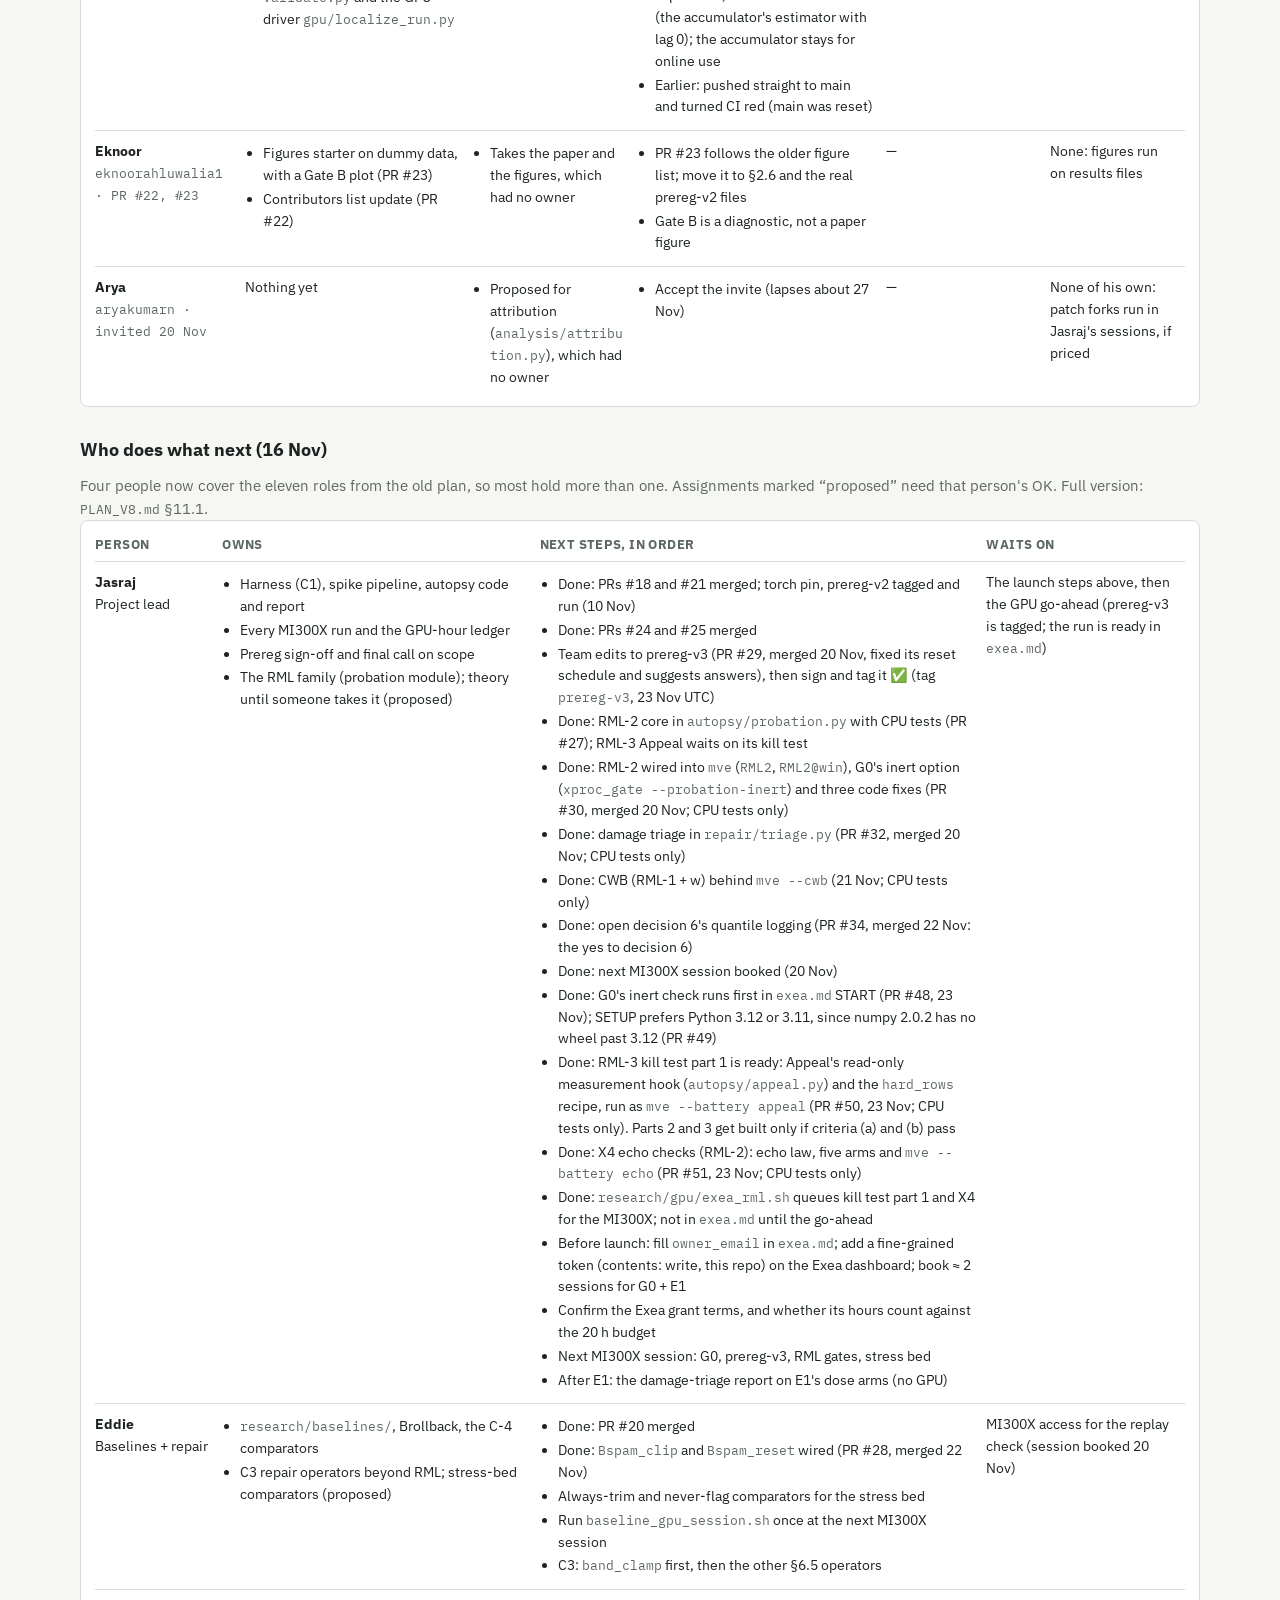
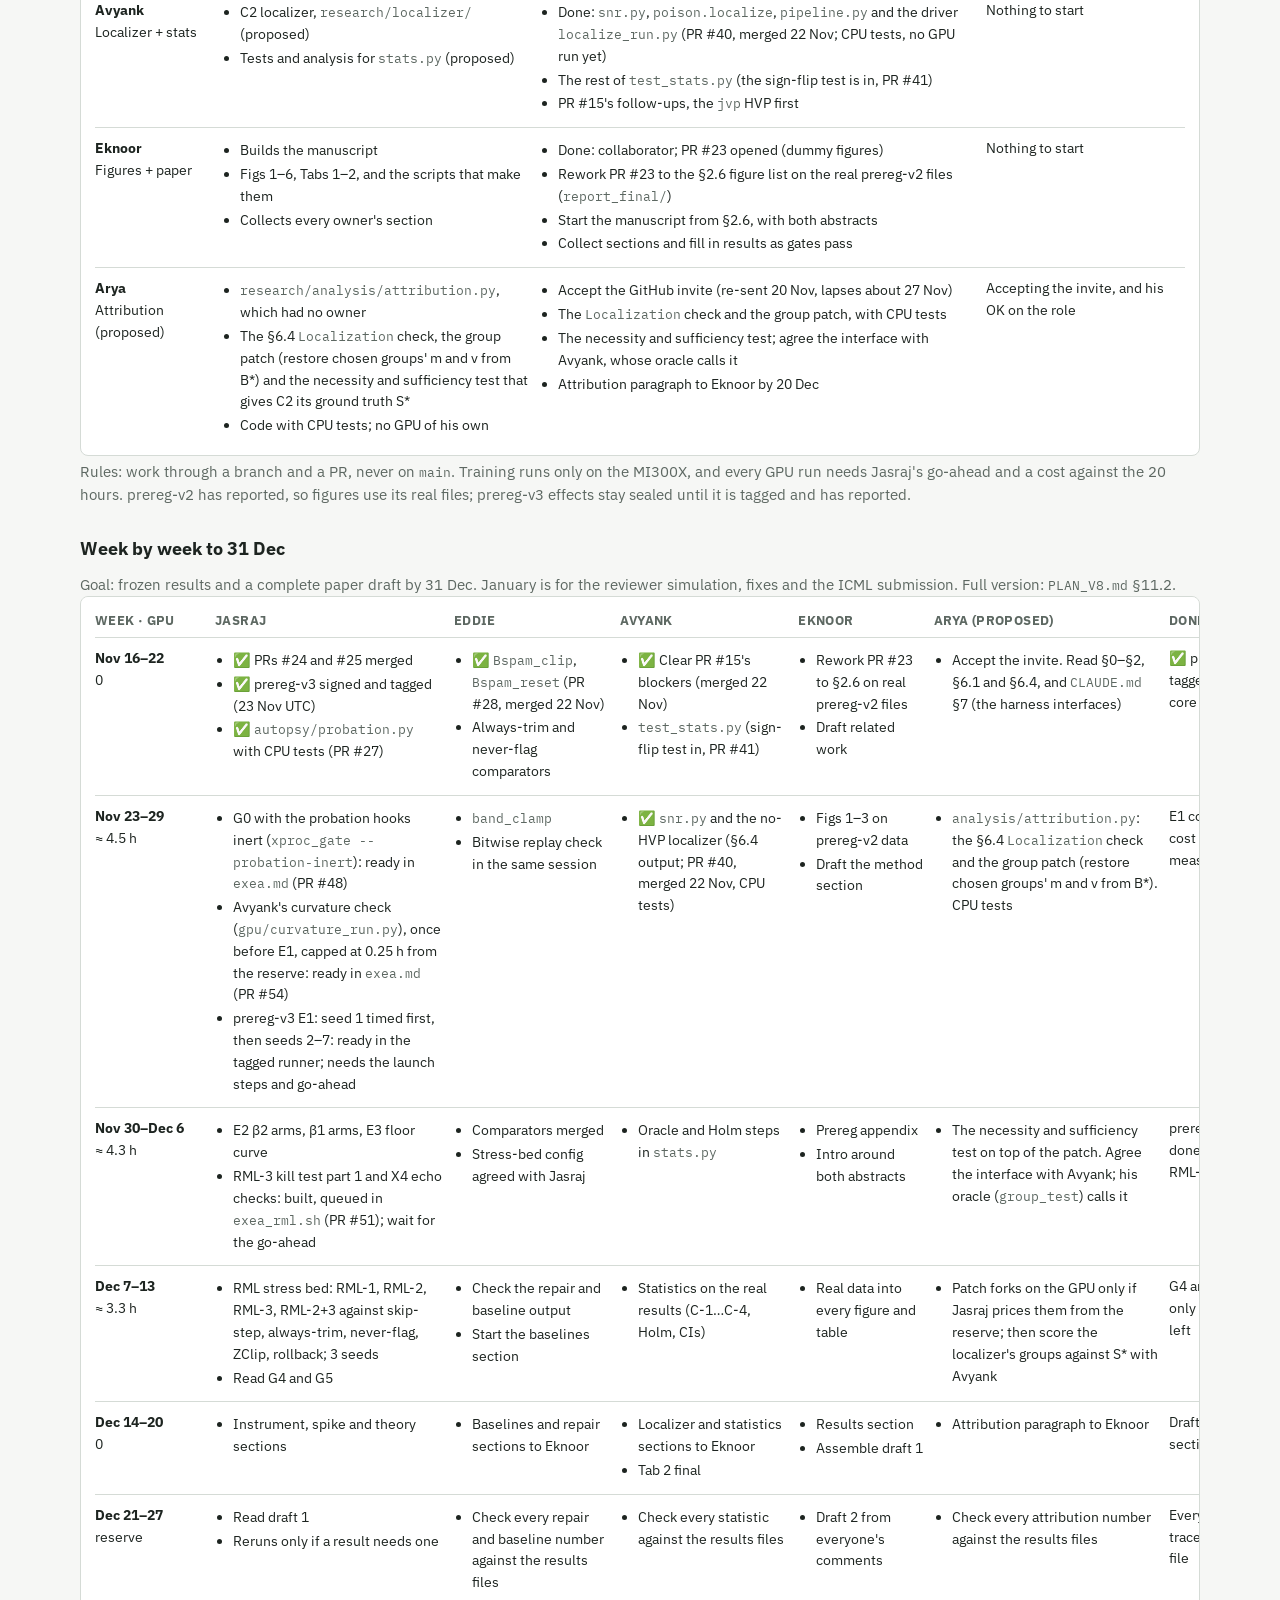
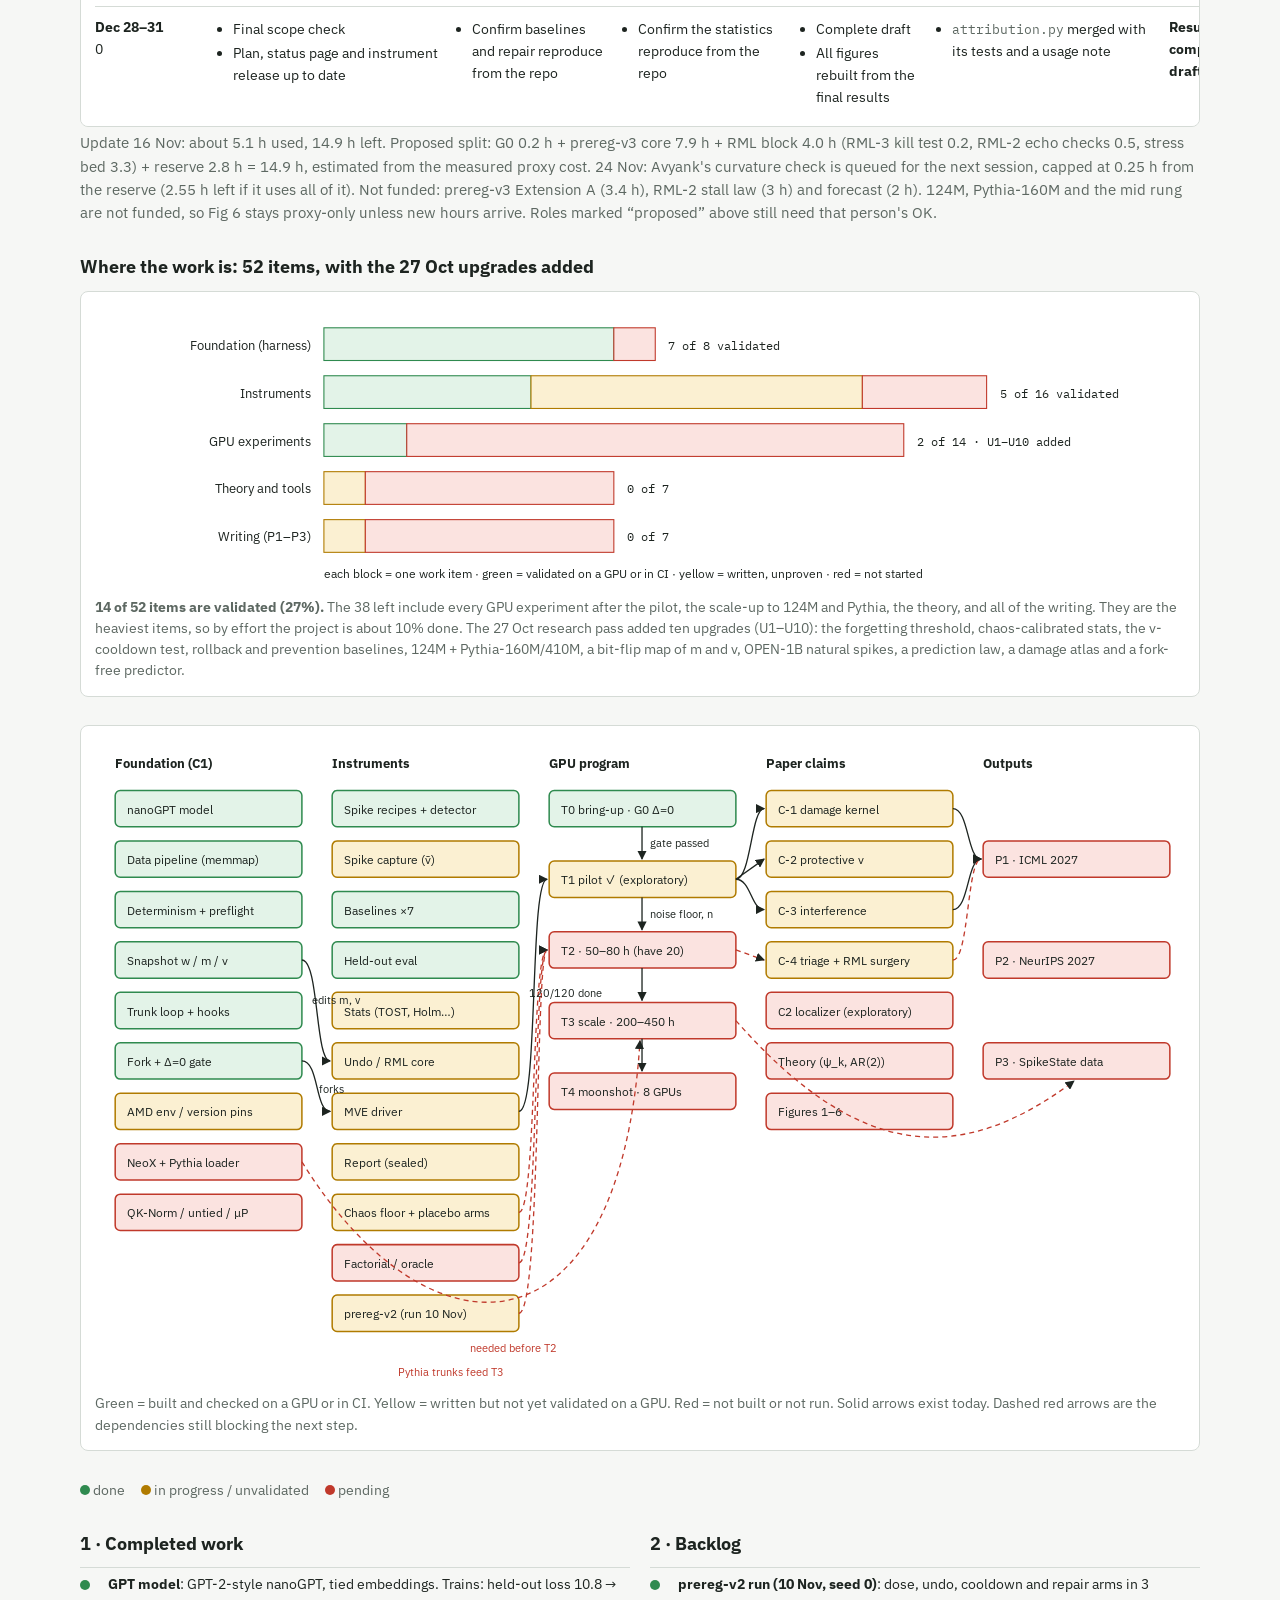
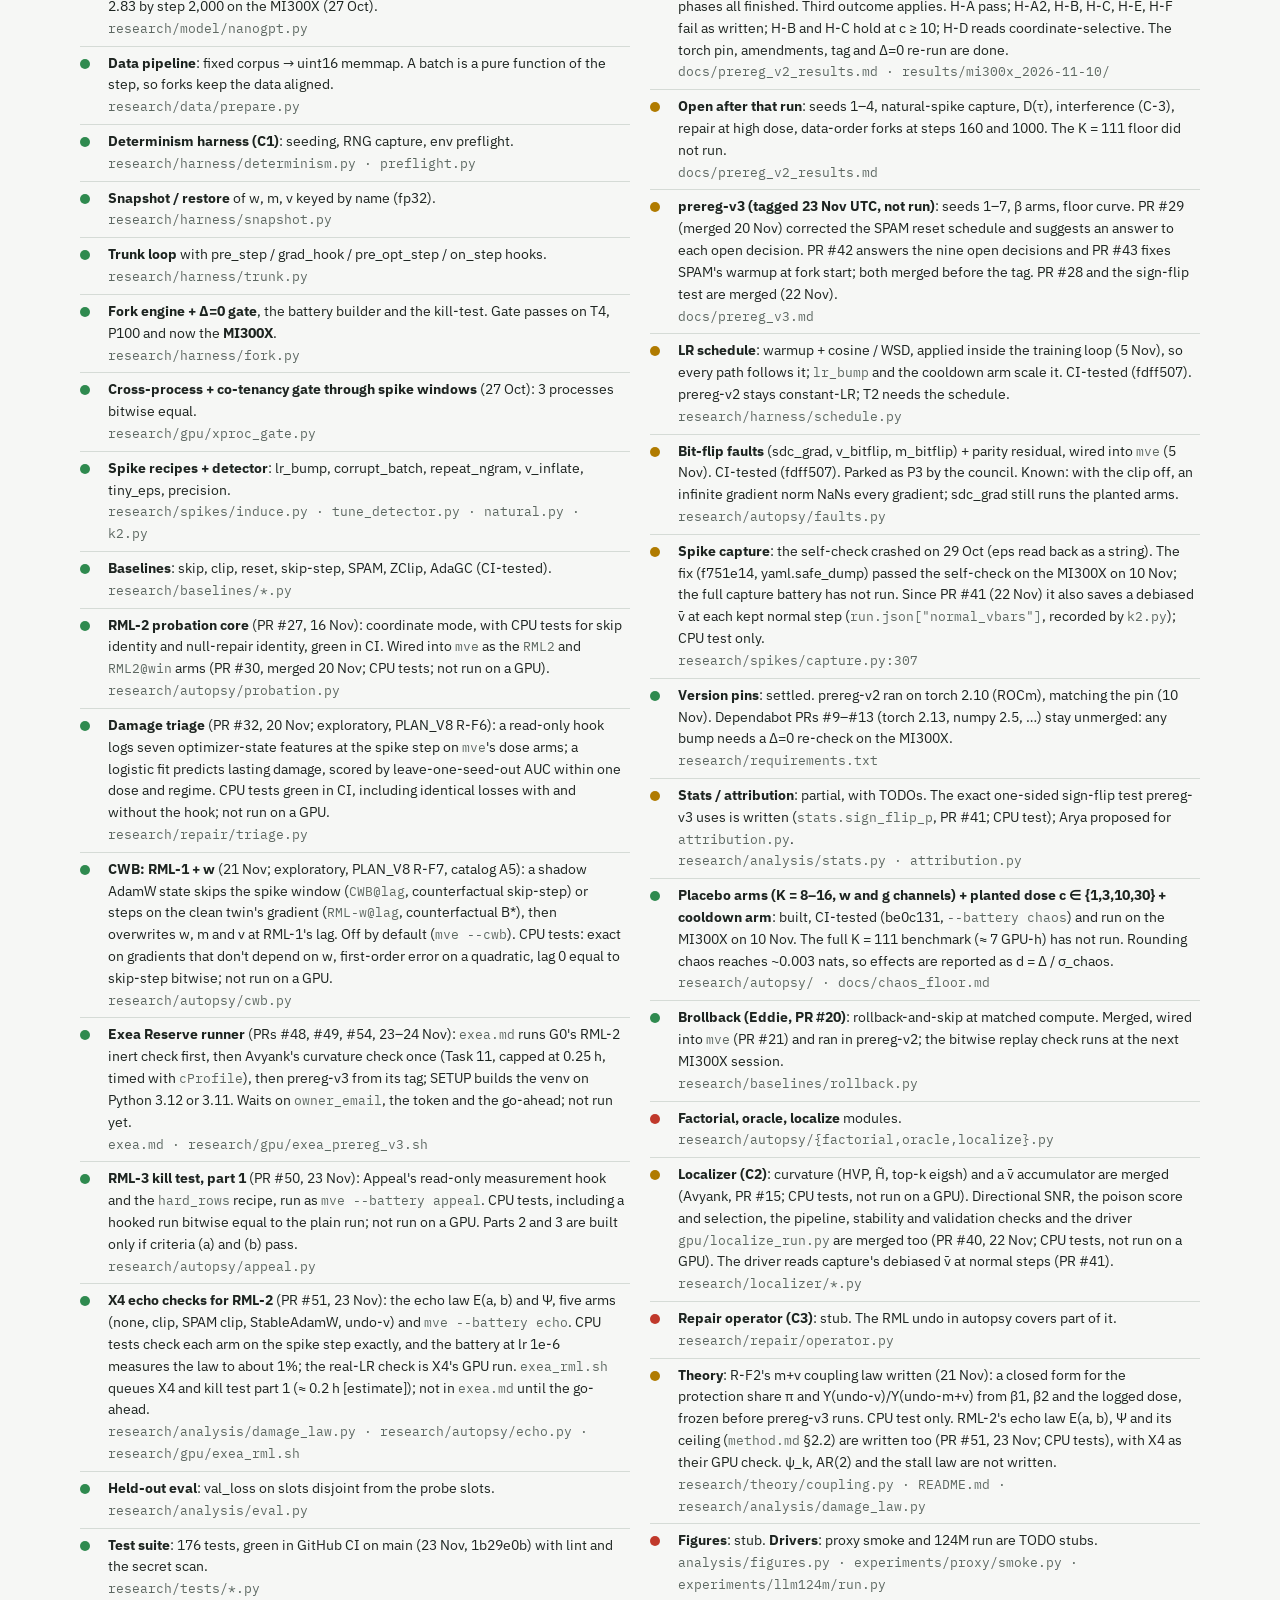
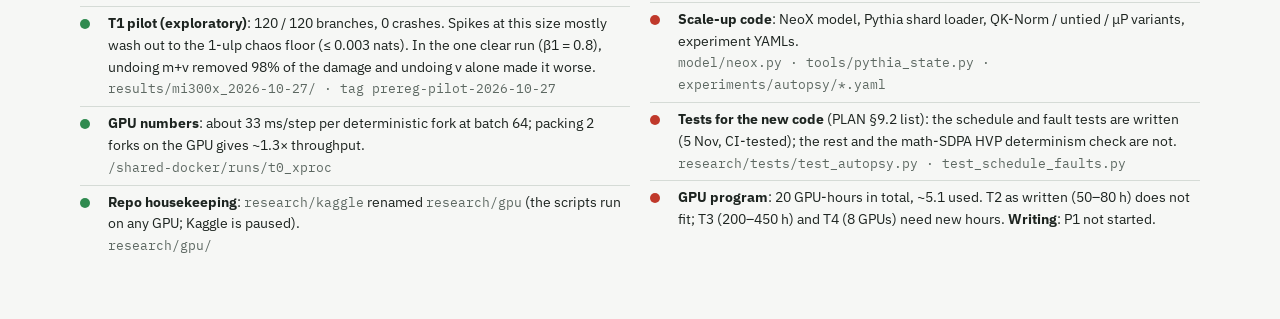
<file: docs/status.html>
<!doctype html>
<html lang="en">
<head>
<meta charset="utf-8">
<meta name="viewport" content="width=device-width, initial-scale=1, viewport-fit=cover">
<title>Optimizer Autopsy Status</title>
<meta name="claude:viewport-fit-sides" content="cover">
<link rel="stylesheet" href="https://fonts.googleapis.com/css2?family=IBM+Plex+Mono:wght@400;600&family=IBM+Plex+Sans:wght@400;600;700&display=swap">
<style>
/* Layout: lab-notebook status sheet. Summary strip, then the dependency map, then two ledgers. */
:root{
  --bg:#f6f7f5; --panel:#ffffff; --fg:#1d2420; --muted:#5d6862; --line:#d5dbd6;
  --ok:#2f8a4f; --ok-bg:#e3f3e8; --wip:#b07b00; --wip-bg:#fbf0d2; --todo:#c0392b; --todo-bg:#fbe3e0;
  --sans:"IBM Plex Sans",system-ui,sans-serif; --mono:"IBM Plex Mono",ui-monospace,monospace;
}
@media (prefers-color-scheme:dark){:root:not([data-theme="light"]){
  --bg:#141917; --panel:#1c2320; --fg:#e4ebe6; --muted:#9aa69f; --line:#33403a;
  --ok:#5cc17e; --ok-bg:#1d3527; --wip:#e0b44a; --wip-bg:#3a3018; --todo:#ef7a6d; --todo-bg:#3d221f; color-scheme:dark}}
:root[data-theme="dark"]{
  --bg:#141917; --panel:#1c2320; --fg:#e4ebe6; --muted:#9aa69f; --line:#33403a;
  --ok:#5cc17e; --ok-bg:#1d3527; --wip:#e0b44a; --wip-bg:#3a3018; --todo:#ef7a6d; --todo-bg:#3d221f; color-scheme:dark}
body{background:var(--bg);color:var(--fg);font:15px/1.55 var(--sans)}
main{max-width:1120px;margin:0 auto;padding-block:28px 48px;padding-left:max(16px,env(safe-area-inset-left,0px));padding-right:max(16px,env(safe-area-inset-right,0px));display:grid;gap:28px}
h1{font-size:1.7rem;margin:0;text-wrap:balance} h2{font-size:1.15rem;margin:0 0 10px}
.sub{color:var(--muted);margin:4px 0 0}
.strip{display:grid;grid-template-columns:repeat(auto-fit,minmax(200px,1fr));gap:12px}
.meter{background:var(--panel);border:1px solid var(--line);border-radius:8px;padding:12px 14px;min-width:0}
.meter b{font:600 1.5rem var(--mono);font-variant-numeric:tabular-nums}
.meter span{display:block;color:var(--muted);font-size:.85rem}
.bar{height:6px;background:var(--line);border-radius:3px;margin-top:8px;overflow:hidden}
.bar i{display:block;height:100%;background:var(--ok)}
figure{margin:0;background:var(--panel);border:1px solid var(--line);border-radius:8px;padding:14px}
.scroll{overflow-x:auto} svg{display:block;min-width:900px;width:100%;height:auto;color:var(--fg)}
figcaption{color:var(--muted);font-size:.85rem;margin-top:8px}
.ok{fill:var(--ok-bg);stroke:var(--ok)} .wip{fill:var(--wip-bg);stroke:var(--wip)} .todo{fill:var(--todo-bg);stroke:var(--todo)}
.ledgers{display:grid;grid-template-columns:repeat(auto-fit,minmax(320px,1fr));gap:20px}
.ledger{min-width:0}
table{width:100%;border-collapse:collapse;font-size:.88rem}
td{border-top:1px solid var(--line);padding:6px 6px 6px 0;vertical-align:top}
td:first-child{width:22px} code{font:.8rem var(--mono);color:var(--muted);word-break:break-word}
.dot{display:inline-block;width:10px;height:10px;border-radius:50%;margin-top:6px}
.d-ok{background:var(--ok)} .d-wip{background:var(--wip)} .d-todo{background:var(--todo)}
.key{display:flex;gap:16px;flex-wrap:wrap;font-size:.85rem;color:var(--muted)}
nav{display:flex;gap:14px;flex-wrap:wrap;font-size:.9rem} nav a{color:var(--fg)}
.people{overflow-x:auto;background:var(--panel);border:1px solid var(--line);border-radius:8px;padding:6px 14px}
.people table{min-width:860px} .people th{text-align:left;font-size:.8rem;color:var(--muted);padding:8px 8px 6px 0;letter-spacing:.03em;text-transform:uppercase}
.people td{padding:10px 10px 10px 0} .people td:first-child{width:auto;min-width:110px}
.pill{display:inline-block;font:600 .75rem var(--mono);padding:1px 7px;border-radius:10px;white-space:nowrap}
.p-ok{background:var(--ok-bg);color:var(--ok)} .p-wip{background:var(--wip-bg);color:var(--wip)} .p-todo{background:var(--todo-bg);color:var(--todo)}
ul.tight{margin:0;padding-left:18px} ul.tight li{margin:2px 0}
main>*{min-width:0}
</style>
</head>
<body>

<main>
<header>
  <h1>Optimizer Autopsy: where the project stands</h1>
  <p class="sub"><b>24 Nov 2026:</b> PR #54 is merged: at Avyank's request, <code>exea.md</code>'s START now runs his curvature check once before the prereg-v3 runner (<code>gpu/curvature_run.py</code>, Task 11: the CPU tier, then the FD sweep and top-3 eigsh on the proxy). It is capped at 0.25 h from the reserve and timed per function with <code>cProfile</code>, since its JSON has no wall-clock field. Its output goes to <code>results/exea_prereg_v3/curvature/</code>. It has not run, and it waits on the same go-ahead as the session. Avyank also asked that the next spike capture keep about 20 normal steps per run; that capture is not priced yet.</p>
  <p class="sub"><b>23 Nov 2026:</b> PR #50 is merged (RML-3 kill test part 1: Appeal’s read-only hook and the <code>hard_rows</code> recipe). PR #51 is merged too: X4, RML-2’s echo checks: the echo law in <code>analysis/damage_law.py</code>, five arms in <code>autopsy/echo.py</code> (none, clip, SPAM clip, StableAdamW, undo-v) and <code>mve --battery echo</code>. Its CPU test runs the battery at lr 1e-6, where the law should be near exact, and measures it to about 1%; that checks the instrument, not the law at the real learning rate, which is X4’s GPU question. Both GPU runs, kill test part 1 and X4, are queued in <code>research/gpu/exea_rml.sh</code> (about 18,000 fork-steps, about 0.2 h [estimate], inside the 0.7 h the ledger gives them). That file is not wired into <code>exea.md</code>: it starts only after prereg-v3’s G0 passes and its seed 1 is timed, and only on Jasraj’s go-ahead. Nothing else in Jasraj’s rows for this week or next can be built without the GPU. No GPU time used since 10 Nov.</p>
  <p class="sub"><b>22 Nov 2026:</b> PRs #15, #28 (<code>Bspam_clip</code>, <code>Bspam_reset</code>), #40 (the localizer: <code>snr.py</code>, <code>poison.localize</code>, <code>pipeline.py</code>, the driver <code>localize_run.py</code>) and #41 are merged. #41 makes capture's v̄ debiased, saves v̄ at each kept normal step (<code>run.json["normal_vbars"]</code>, recorded by <code>spikes/k2.py</code> as well) and adds the exact sign-flip test prereg-v3 uses (<code>stats.sign_flip_p</code>). The localizer reads capture's v̄; the accumulator stays for online use. All of this is CPU-tested only; none of it has run on a GPU. Merged: PR #42 (answers to prereg-v3's nine open decisions: seven seeds, Extension A removed, the SPAM split moved to secondary S3) and PR #43 (SPAM's warmup and grace now restart only after resets the fork itself ran, so the fork from step 1000 runs at full LR; <code>start=0</code> gives back prereg-v2's clock). Both merged, and prereg-v3 was signed off and tagged <code>prereg-v3</code> on 23 Nov (UTC); S3 stays secondary. No GPU time used since 10 Nov.</p>
  <p class="sub"><b>20 Nov 2026:</b> PRs #24–#27 are merged (#25 on 17 Nov). #29 (prereg-v3's SPAM reset schedule fixed, a suggested answer to each open decision) and #30 (RML-2 in <code>mve</code>, below) were merged on 20 Nov. Eddie's #28, which wires <code>Bspam_clip</code> and <code>Bspam_reset</code>, is open with CI green. One problem is new: SPAM's warmup clock counts from the global step, so a fork from step 1000 runs <code>Bspam</code> and <code>Bspam_reset</code> at about 1% LR at the spike while <code>Bspam_clip</code> runs at full LR. That confounds P5(b) until it is fixed or P5(b) moves to secondary (open decision 9). prereg-v3 is still not tagged; the sign-flip test it uses is not written. RML-2 is now wired into <code>mve</code>, G0 can run with the probation hooks inert, and the three known code issues are fixed (PR #30; CPU tests only). Damage triage is merged (PR #32, 20 Nov; CPU tests only): a read-only hook on <code>mve</code>'s dose arms logs spike-time optimizer features, so prereg-v3's dose arms can test whether those features predict which spikes leave lasting damage, with no extra GPU runs. CI is green on main (102 tests). No GPU time used since 10 Nov. Later on 20 Nov: the next MI300X session is booked. E1 starts only once prereg-v3 is tagged; G0 and Eddie's replay check can go first. Open decision 6 is answered yes: its quantile logging is merged (PR #34, 22 Nov). After E1, damage triage reads E1's dose arms with no GPU and is kept only if its AUC is at least 0.8 and beats spike size alone by 0.05. Arya (aryakumarn) was re-invited; proposed role, pending his OK: attribution (<code>analysis/attribution.py</code>). <b>21 Nov:</b> CWB (RML-1 + w, catalog A5) is built behind <code>mve --cwb</code>. It also moves the weights, so the spike's update and its echo go without a rollback (exploratory; CPU tests only; its GPU cost is unpriced and comes from the reserve).</p>
  <p class="sub"><b>16 Nov 2026:</b> PRs #18, #20 and #21 are merged. The paper now tests three repair methods side by side on one stress bed: RML-1 (built; undo with a clean twin), RML-2 (withhold suspect coordinates until later gradients decide) and RML-3 (appeal single rows of a batch). RML-2's core is written (<code>autopsy/probation.py</code>, PR #27); RML-3 is designed, not built, and waits on its kill test. prereg-v3 (seeds 1–7, β arms, floor curve) is drafted and replaces the 7 h chaos-floor benchmark. The MI300X went back on 10 Nov; 14.9 of 20 GPU-hours are left. Full version: <code>PLAN_V8.md</code> §0.2, §6.5, §11.2.</p>
  <p class="sub"><b>10 Nov 2026:</b> prereg-v2 was amended, tagged and run on the MI300X (seed 0, about 2.1 GPU-hours, 5.1 of 20 used). The frozen outcome “no lasting damage at realistic dose” applies: at c = 1 damage is at most 0.00243 nats. At c ≥ 10, undoing m+v removes 73–103% and undoing v alone is 2–24× worse. RML at lag 3 closed 68% at step 1800 (bar 80%). Results and deviations: <code>docs/prereg_v2_results.md</code>.</p>
  <p class="sub">Audit of branch <code>plan-v8</code>, updated 9 Nov 2026. The first MI300X night (27 Oct) passed T0 and finished the T1 pilot. Since then the chaos-floor benchmark and the capture fix are in, Eddie's Brollback (PR #20) is CI-green, and <code>research/kaggle</code> is now <code>research/gpu</code>. On 5 Nov the LR schedule moved into the training loop and the bit-flip faults were written (CI-tested). A four-reviewer Claude council said: run prereg-v2 first, amend it before the tag, park the fault work as P3, and re-run the Δ=0 gate on the changed loop. On 9 Nov Eddie reviewed PR #18 with no blockers; the merge order is #18, then #20, and the baseline GPU check runs once on the merged code. The GPU budget is 20 hours in total, so the T2 program as written (50–80 h) does not fit. Goal: P1, “The Afterlife of a Loss Spike”, ICML 2027 (paper due about 22 Jan; the date is unofficial). Four people share the work: <a href="#roles">who does what</a>.</p>
</header>

<section class="strip" aria-label="Progress summary (estimates)">
  <div class="meter"><b>0 / 4</b><span>Confirmatory claims with evidence (C-1…C-4); one exploratory hint</span><div class="bar"><i style="width:0%"></i></div></div>
  <div class="meter"><b>~6 / 25</b><span>Modules validated on a GPU (most code is written but unproven)</span><div class="bar"><i style="width:24%"></i></div></div>
  <div class="meter"><b>T0 ✓ · T1 pilot ✓</b><span>GPU ladder (T0–T4)</span><div class="bar"><i style="width:20%"></i></div></div>
  <div class="meter"><b>~5.1 / 20 h</b><span>GPU-hours used of the 20 we have</span><div class="bar"><i style="width:26%"></i></div></div>
  <div class="meter"><b>0%</b><span>Paper writing</span><div class="bar"><i style="width:0%"></i></div></div>
  <div class="meter"><b>~10%</b><span>Overall toward a strong P1, measured by evidence, not lines of code</span><div class="bar"><i style="width:10%"></i></div></div>
</section>

<nav aria-label="Sections"><a href="#order">Run order</a><a href="#people">Contributors</a><a href="#roles">Who does what</a><a href="#weekly">Week by week</a><a href="#work">Work left</a><a href="#map">Dependency map</a><a href="#ledgers">Done and backlog</a></nav>

<section id="order">
<h2>Run order used in the 10 Nov MI300X session</h2>
<figure>
<div class="scroll">
<svg viewBox="0 0 1080 300" role="img" aria-label="Eight stages run in order, each gated by the previous one: environment, model sanity, instrument checks, Eddie's baselines, the placebo floor, the prereg-v2 main run, the repair battery, then Avyank's HVP check once PR #15 is fixed.">
<defs><marker id="ar2" viewBox="0 0 10 10" refX="9" refY="5" markerWidth="7" markerHeight="7" orient="auto"><path d="M0,0L10,5L0,10z" fill="currentColor"/></marker></defs>
<g font-family="IBM Plex Sans, system-ui, sans-serif" font-size="12" fill="currentColor">
<g stroke-width="1.5">
<rect class="wip" x="10" y="20" width="240" height="96" rx="6"/><rect class="ok" x="280" y="20" width="240" height="96" rx="6"/>
<rect class="ok" x="550" y="20" width="240" height="96" rx="6"/><rect class="ok" x="820" y="20" width="250" height="96" rx="6"/>
<rect class="ok" x="10" y="180" width="240" height="96" rx="6"/><rect class="wip" x="280" y="180" width="240" height="96" rx="6"/>
<rect class="ok" x="550" y="180" width="240" height="96" rx="6"/><rect class="todo" x="820" y="180" width="250" height="96" rx="6"/></g>
<g font-weight="700"><text x="22" y="42">0 · Environment · 5 min</text><text x="292" y="42">1 · Model sanity · 5 min</text>
<text x="562" y="42">2 · Instrument · 10 min</text><text x="832" y="42">3 · Eddie's baselines · 10 min</text>
<text x="22" y="202">4 · Chaos floor · 15 min</text><text x="292" y="202">5 · prereg-v2 main · ~80 min</text>
<text x="562" y="202">6 · Repair battery · ~25 min</text><text x="832" y="202">7 · Avyank's HVP · 5 min</text></g>
<text x="22" y="64">GPU visible; pinned torch 2.10</text><text x="22" y="82">container or bump the pins</text><text x="22" y="104" font-size="11">needs: your decision on pins</text>
<text x="292" y="64">trunk trains (loss falls);</text><text x="292" y="82">fork self-check + proxy gate</text><text x="292" y="104" font-size="11">ready; re-run (loop changed 5 Nov)</text>
<text x="562" y="64">cross-process gate; capture</text><text x="562" y="82">self-check (eps fix in)</text><text x="562" y="104" font-size="11">ready (fix f751e14, GPU re-run due)</text>
<text x="832" y="64">SPAM, ZClip, AdaGC, skip-step,</text><text x="832" y="82">Brollback (PR #20); replay bitwise</text><text x="832" y="104" font-size="11">ready: gpu/baseline_gpu_session.sh</text>
<text x="22" y="224">K = 8 placebos, w and g</text><text x="22" y="242">channels → σ_chaos (gate G3)</text><text x="22" y="264" font-size="11">ready: --battery chaos (CI green)</text>
<text x="292" y="224">dose × undo arms × 3 phases</text><text x="292" y="242">+ cooldown + β1 arms</text><text x="292" y="264" font-size="11">needs: amend + tag prereg-v2</text>
<text x="562" y="224">RML-full / -cool / -sel vs</text><text x="562" y="242">Eddie's baselines (H-E, H-F)</text><text x="562" y="264" font-size="11">ready; runs on doses with d ≥ 2</text>
<text x="832" y="224">HVP determinism under</text><text x="832" y="242">math-SDPA (T0 leftover)</text><text x="832" y="264" font-size="11">blocked: PR #15 needs changes</text>
<g stroke="currentColor" stroke-width="1.3" marker-end="url(#ar2)"><line x1="250" y1="68" x2="278" y2="68"/><line x1="520" y1="68" x2="548" y2="68"/><line x1="790" y1="68" x2="818" y2="68"/>
<path d="M945,116 C945,150 130,146 130,178" fill="none"/><line x1="250" y1="228" x2="278" y2="228"/><line x1="520" y1="228" x2="548" y2="228"/></g>
<line x1="790" y1="228" x2="818" y2="228" stroke="currentColor" stroke-width="1.3" stroke-dasharray="4 4"/>
<text x="400" y="150" font-size="11">stop if any gate fails (Δ ≠ 0, a crash, or σ_chaos too large)</text>
</g></svg>
</div>
<figcaption>Each stage gates the next. Green = code ready. Yellow = one small fix or decision first. Red = blocked. Stages 0–4 take about 45 minutes and must pass before the main run spends GPU time. Stage 7 is optional and can run whenever PR #15 lands. The full chaos-floor benchmark (K = 111 forks per arm, w / g / opt, 3 phases, ~7 GPU-h; <code>docs/chaos_floor.md</code>) is a separate, longer run; prereg-v3 replaces it. The next session runs G0, then prereg-v3, then the RML gates and the stress bed (week-by-week table below).</figcaption>
</figure>
</section>

<section id="people">
<h2>Contributors: what each person built, and where it stands</h2>
<div class="people">
<table>
<tr><th>Person</th><th>What they built</th><th>What's good</th><th>What needs work</th><th>Tested?</th><th>GPU test when</th></tr>
<tr><td><b>Jasraj</b><br><code>jaztulsi · 137 commits</code></td>
<td><ul class="tight"><li>Fork harness: determinism, snapshot, trunk, fork, Δ=0 gate</li><li>nanoGPT model, data pipeline</li><li>Spike pipeline: recipes, detector, capture, natural spikes, K2</li><li>Plan V8, research corpus, docs, site</li><li>With Claude sessions: autopsy code, chaos-floor benchmark, cross-process gate, status page</li></ul></td>
<td><ul class="tight"><li>Determinism verified on T4, P100 and MI300X</li><li>First AMD pilot: 120 / 120 branches, no crashes</li><li>CI green on PR #18: lint, 85 tests, secret scan (9 Nov, 0ff3109)</li></ul></td>
<td><ul class="tight"><li><code>capture.py</code> eps fix passed its self-check on the MI300X (10 Nov)</li><li>LR schedule and bit-flip faults written 5 Nov; CI-tested (fdff507)</li><li>torch pin settled: prereg-v2 ran on 2.10 (10 Nov)</li><li>Placebo, dose and cooldown arms ran in prereg-v2 (10 Nov); K = 111 floor replaced by prereg-v3</li><li>PRs #18, #21 and #24–#27 merged; RML-2's core written (PR #27) and wired into <code>mve</code> (PR #30, merged 20 Nov); RML-3 waits on its kill test</li><li>PR #29 merged 20 Nov: prereg-v3 reset schedule fixed, suggested answers to its open decisions</li><li>22 Nov: capture saves a debiased v̄ at each kept normal step and <code>k2.py</code> records them; the exact sign-flip test (PR #41, merged; CPU tests). SPAM fork clock fixed (PR #43). 23 Nov UTC: prereg-v3 signed off and tagged (PR #46)</li><li>Bus factor 1 on the spike role</li></ul></td>
<td><span class="pill p-ok">GPU ✓</span><br><span class="pill p-ok">CI ✓</span></td>
<td>Stages 0–2, 4–6</td></tr>
<tr><td><b>Eddie</b><br><code>Eddiegah · 9 commits · PR #14, #20, #28</code></td>
<td><ul class="tight"><li>Baselines: SPAM, ZClip, AdaGC, skip-step (oracle and detector-timed), v-only reset, Bvbar</li><li>Brollback: rollback-and-skip at matched compute (PR #20)</li><li><code>pre_opt_step</code> hook in trunk / fork</li><li>CI workflow, <code>test_baselines.py</code></li></ul></td>
<td><ul class="tight"><li>SPAM and AdaGC reimplemented to respect licenses</li><li>Addressed review: forks at inject_step, stateful hooks deep-copied</li><li>PR #14 merged; PR #20 review asks done, CI green</li><li>Reviewed PR #18 (9 Nov): no blockers; #18 and #20 merged</li></ul></td>
<td><ul class="tight"><li>Baselines ran in the prereg-v2 battery on the MI300X (10 Nov); the bitwise replay check on the merged code is still owed</li><li><code>Bspam_clip</code> / <code>Bspam_reset</code> wired in PR #28 (merged 22 Nov)</li><li>SPAM's warmup clock at fork start: fixed in PR #43 (merged before the prereg-v3 tag)</li><li>Edits to <code>fork.py</code> / <code>trunk.py</code> are harness-owner territory and need a GPU replay check</li></ul></td>
<td><span class="pill p-wip">GPU ran, replay owed</span><br><span class="pill p-ok">CI ✓</span></td>
<td><b>Stage 3</b> next session (<code>baseline_gpu_session.sh</code>), then as comparators in stage 6</td></tr>
<tr><td><b>Avyank</b><br><code>avyankvanamali-star · PRs #15 and #40 merged 22 Nov</code></td>
<td><ul class="tight"><li>Toy Hessian-vector product (double-backward) with a finite-difference check</li><li><code>curvature.py</code>: HVP on the GPT loss, the preconditioned H̃ and a top-k eigensolve (Task 11)</li><li><code>poison.py</code>: a v̄ accumulator</li><li>PR #40: directional SNR (<code>snr.py</code>), the poison score and selection (<code>poison.localize</code>), <code>pipeline.py</code>, <code>stability.py</code>, <code>validate.py</code> and the GPU driver <code>gpu/localize_run.py</code></li></ul></td>
<td><ul class="tight"><li>Math is right (Pearlmutter)</li><li>Independent float64 check is the right kind of test</li><li>Becomes the cross-check for the planned jvp HVP</li></ul></td>
<td><ul class="tight"><li>Merged 22 Nov: <code>adbec92</code> cleared the four merge blockers (<code>.DS_Store</code>, import-time seeds, a check that can fail, the GPT loss with the tied weight once); 10 CPU tests in <code>tests/test_localizer.py</code></li><li>Follow-ups, in a comment on the PR: the <code>jvp</code> HVP (PLAN_V8 §9.5), Kaggle wording, <code>toy_hvp/</code> into the tests</li><li>Settled 22 Nov: the localizer reads capture's v̄, debiased since PR #41 (the accumulator's estimator with lag 0); the accumulator stays for online use</li><li>Earlier: pushed straight to main and turned CI red (main was reset)</li></ul></td>
<td><span class="pill p-todo">GPU ✗</span><br><span class="pill p-ok">CI ✓</span></td>
<td><b>Stage 7</b>: <code>localize_run.py</code> needs a captured run with <code>run.json["normal_vbars"]</code></td></tr>
<tr><td><b>Eknoor</b><br><code>eknoorahluwalia1 · PR #22, #23</code></td>
<td><ul class="tight"><li>Figures starter on dummy data, with a Gate B plot (PR #23)</li><li>Contributors list update (PR #22)</li></ul></td>
<td><ul class="tight"><li>Takes the paper and the figures, which had no owner</li></ul></td>
<td><ul class="tight"><li>PR #23 follows the older figure list; move it to §2.6 and the real prereg-v2 files</li><li>Gate B is a diagnostic, not a paper figure</li></ul></td>
<td>—</td>
<td>None: figures run on results files</td></tr>
<tr><td><b>Arya</b><br><code>aryakumarn · invited 20 Nov</code></td>
<td>Nothing yet</td>
<td><ul class="tight"><li>Proposed for attribution (<code>analysis/attribution.py</code>), which had no owner</li></ul></td>
<td><ul class="tight"><li>Accept the invite (lapses about 27 Nov)</li></ul></td>
<td>—</td>
<td>None of his own: patch forks run in Jasraj's sessions, if priced</td></tr>
</table>
</div>
</section>

<section id="roles">
<h2>Who does what next (16 Nov)</h2>
<p class="sub">Four people now cover the eleven roles from the old plan, so most hold more than one. Assignments marked “proposed” need that person's OK. Full version: <code>PLAN_V8.md</code> §11.1.</p>
<div class="people">
<table>
<tr><th>Person</th><th>Owns</th><th>Next steps, in order</th><th>Waits on</th></tr>
<tr><td><b>Jasraj</b><br>Project lead</td>
<td><ul class="tight"><li>Harness (C1), spike pipeline, autopsy code and report</li><li>Every MI300X run and the GPU-hour ledger</li><li>Prereg sign-off and final call on scope</li><li>The RML family (probation module); theory until someone takes it (proposed)</li></ul></td>
<td><ul class="tight"><li>Done: PRs #18 and #21 merged; torch pin, prereg-v2 tagged and run (10 Nov)</li><li>Done: PRs #24 and #25 merged</li><li>Team edits to prereg-v3 (PR #29, merged 20 Nov, fixed its reset schedule and suggests answers), then sign and tag it ✅ (tag <code>prereg-v3</code>, 23 Nov UTC)</li><li>Done: RML-2 core in <code>autopsy/probation.py</code> with CPU tests (PR #27); RML-3 Appeal waits on its kill test</li><li>Done: RML-2 wired into <code>mve</code> (<code>RML2</code>, <code>RML2@win</code>), G0's inert option (<code>xproc_gate --probation-inert</code>) and three code fixes (PR #30, merged 20 Nov; CPU tests only)</li><li>Done: damage triage in <code>repair/triage.py</code> (PR #32, merged 20 Nov; CPU tests only)</li><li>Done: CWB (RML-1 + w) behind <code>mve --cwb</code> (21 Nov; CPU tests only)</li><li>Done: open decision 6's quantile logging (PR #34, merged 22 Nov: the yes to decision 6)</li><li>Done: next MI300X session booked (20 Nov)</li><li>Done: G0's inert check runs first in <code>exea.md</code> START (PR #48, 23 Nov); SETUP prefers Python 3.12 or 3.11, since numpy 2.0.2 has no wheel past 3.12 (PR #49)</li><li>Done: RML-3 kill test part 1 is ready: Appeal's read-only measurement hook (<code>autopsy/appeal.py</code>) and the <code>hard_rows</code> recipe, run as <code>mve --battery appeal</code> (PR #50, 23 Nov; CPU tests only). Parts 2 and 3 get built only if criteria (a) and (b) pass</li><li>Done: X4 echo checks (RML-2): echo law, five arms and <code>mve --battery echo</code> (PR #51, 23 Nov; CPU tests only)</li><li>Done: <code>research/gpu/exea_rml.sh</code> queues kill test part 1 and X4 for the MI300X; not in <code>exea.md</code> until the go-ahead</li><li>Before launch: fill <code>owner_email</code> in <code>exea.md</code>; add a fine-grained token (contents: write, this repo) on the Exea dashboard; book ≈ 2 sessions for G0 + E1</li><li>Confirm the Exea grant terms, and whether its hours count against the 20 h budget</li><li>Next MI300X session: G0, prereg-v3, RML gates, stress bed</li><li>After E1: the damage-triage report on E1's dose arms (no GPU)</li></ul></td>
<td>The launch steps above, then the GPU go-ahead (prereg-v3 is tagged; the run is ready in <code>exea.md</code>)</td></tr>
<tr><td><b>Eddie</b><br>Baselines + repair</td>
<td><ul class="tight"><li><code>research/baselines/</code>, Brollback, the C-4 comparators</li><li>C3 repair operators beyond RML; stress-bed comparators (proposed)</li></ul></td>
<td><ul class="tight"><li>Done: PR #20 merged</li><li>Done: <code>Bspam_clip</code> and <code>Bspam_reset</code> wired (PR #28, merged 22 Nov)</li><li>Always-trim and never-flag comparators for the stress bed</li><li>Run <code>baseline_gpu_session.sh</code> once at the next MI300X session</li><li>C3: <code>band_clamp</code> first, then the other §6.5 operators</li></ul></td>
<td>MI300X access for the replay check (session booked 20 Nov)</td></tr>
<tr><td><b>Avyank</b><br>Localizer + stats</td>
<td><ul class="tight"><li>C2 localizer, <code>research/localizer/</code> (proposed)</li><li>Tests and analysis for <code>stats.py</code> (proposed)</li></ul></td>
<td><ul class="tight"><li>Done: <code>snr.py</code>, <code>poison.localize</code>, <code>pipeline.py</code> and the driver <code>localize_run.py</code> (PR #40, merged 22 Nov; CPU tests, no GPU run yet)</li><li>The rest of <code>test_stats.py</code> (the sign-flip test is in, PR #41)</li><li>PR #15's follow-ups, the <code>jvp</code> HVP first</li></ul></td>
<td>Nothing to start</td></tr>
<tr><td><b>Eknoor</b><br>Figures + paper</td>
<td><ul class="tight"><li>Builds the manuscript</li><li>Figs 1–6, Tabs 1–2, and the scripts that make them</li><li>Collects every owner's section</li></ul></td>
<td><ul class="tight"><li>Done: collaborator; PR #23 opened (dummy figures)</li><li>Rework PR #23 to the §2.6 figure list on the real prereg-v2 files (<code>report_final/</code>)</li><li>Start the manuscript from §2.6, with both abstracts</li><li>Collect sections and fill in results as gates pass</li></ul></td>
<td>Nothing to start</td></tr>
<tr><td><b>Arya</b><br>Attribution (proposed)</td>
<td><ul class="tight"><li><code>research/analysis/attribution.py</code>, which had no owner</li><li>The §6.4 <code>Localization</code> check, the group patch (restore chosen groups' m and v from B*) and the necessity and sufficiency test that gives C2 its ground truth S*</li><li>Code with CPU tests; no GPU of his own</li></ul></td>
<td><ul class="tight"><li>Accept the GitHub invite (re-sent 20 Nov, lapses about 27 Nov)</li><li>The <code>Localization</code> check and the group patch, with CPU tests</li><li>The necessity and sufficiency test; agree the interface with Avyank, whose oracle calls it</li><li>Attribution paragraph to Eknoor by 20 Dec</li></ul></td>
<td>Accepting the invite, and his OK on the role</td></tr>
</table>
</div>
<p class="sub">Rules: work through a branch and a PR, never on <code>main</code>. Training runs only on the MI300X, and every GPU run needs Jasraj's go-ahead and a cost against the 20 hours. prereg-v2 has reported, so figures use its real files; prereg-v3 effects stay sealed until it is tagged and has reported.</p>
</section>

<section id="weekly">
<h2>Week by week to 31 Dec</h2>
<p class="sub">Goal: frozen results and a complete paper draft by 31 Dec. January is for the reviewer simulation, fixes and the ICML submission. Full version: <code>PLAN_V8.md</code> §11.2.</p>
<div class="people">
<table style="min-width:1200px">
<tr><th>Week · GPU</th><th>Jasraj</th><th>Eddie</th><th>Avyank</th><th>Eknoor</th><th>Arya (proposed)</th><th>Done by Sunday</th></tr>
<tr><td><b>Nov 16–22</b><br>0</td>
<td><ul class="tight"><li>✅ PRs #24 and #25 merged</li><li>✅ prereg-v3 signed and tagged (23 Nov UTC)</li><li>✅ <code>autopsy/probation.py</code> with CPU tests (PR #27)</li></ul></td>
<td><ul class="tight"><li>✅ <code>Bspam_clip</code>, <code>Bspam_reset</code> (PR #28, merged 22 Nov)</li><li>Always-trim and never-flag comparators</li></ul></td>
<td><ul class="tight"><li>✅ Clear PR #15's blockers (merged 22 Nov)</li><li><code>test_stats.py</code> (sign-flip test in, PR #41)</li></ul></td>
<td><ul class="tight"><li>Rework PR #23 to §2.6 on real prereg-v2 files</li><li>Draft related work</li></ul></td>
<td><ul class="tight"><li>Accept the invite. Read §0–§2, §6.1 and §6.4, and <code>CLAUDE.md</code> §7 (the harness interfaces)</li></ul></td>
<td>✅ prereg-v3 tagged; probation core green in CI</td></tr>
<tr><td><b>Nov 23–29</b><br>≈ 4.5 h</td>
<td><ul class="tight"><li>G0 with the probation hooks inert (<code>xproc_gate --probation-inert</code>): ready in <code>exea.md</code> (PR #48)</li><li>Avyank's curvature check (<code>gpu/curvature_run.py</code>), once before E1, capped at 0.25 h from the reserve: ready in <code>exea.md</code> (PR #54)</li><li>prereg-v3 E1: seed 1 timed first, then seeds 2–7: ready in the tagged runner; needs the launch steps and go-ahead</li></ul></td>
<td><ul class="tight"><li><code>band_clamp</code></li><li>Bitwise replay check in the same session</li></ul></td>
<td><ul class="tight"><li>✅ <code>snr.py</code> and the no-HVP localizer (§6.4 output; PR #40, merged 22 Nov, CPU tests)</li></ul></td>
<td><ul class="tight"><li>Figs 1–3 on prereg-v2 data</li><li>Draft the method section</li></ul></td>
<td><ul class="tight"><li><code>analysis/attribution.py</code>: the §6.4 <code>Localization</code> check and the group patch (restore chosen groups' m and v from B*). CPU tests</li></ul></td>
<td>E1 committed; cost per seed measured</td></tr>
<tr><td><b>Nov 30–Dec 6</b><br>≈ 4.3 h</td>
<td><ul class="tight"><li>E2 β2 arms, β1 arms, E3 floor curve</li><li>RML-3 kill test part 1 and X4 echo checks: built, queued in <code>exea_rml.sh</code> (PR #51); wait for the go-ahead</li></ul></td>
<td><ul class="tight"><li>Comparators merged</li><li>Stress-bed config agreed with Jasraj</li></ul></td>
<td><ul class="tight"><li>Oracle and Holm steps in <code>stats.py</code></li></ul></td>
<td><ul class="tight"><li>Prereg appendix</li><li>Intro around both abstracts</li></ul></td>
<td><ul class="tight"><li>The necessity and sufficiency test on top of the patch. Agree the interface with Avyank; his oracle (<code>group_test</code>) calls it</li></ul></td>
<td>prereg-v3 core done; RML-2 and RML-3 gates read</td></tr>
<tr><td><b>Dec 7–13</b><br>≈ 3.3 h</td>
<td><ul class="tight"><li>RML stress bed: RML-1, RML-2, RML-3, RML-2+3 against skip-step, always-trim, never-flag, ZClip, rollback; 3 seeds</li><li>Read G4 and G5</li></ul></td>
<td><ul class="tight"><li>Check the repair and baseline output</li><li>Start the baselines section</li></ul></td>
<td><ul class="tight"><li>Statistics on the real results (C-1…C-4, Holm, CIs)</li></ul></td>
<td><ul class="tight"><li>Real data into every figure and table</li></ul></td>
<td><ul class="tight"><li>Patch forks on the GPU only if Jasraj prices them from the reserve; then score the localizer's groups against S* with Avyank</li></ul></td>
<td>G4 and G5 read; only the reserve is left</td></tr>
<tr><td><b>Dec 14–20</b><br>0</td>
<td><ul class="tight"><li>Instrument, spike and theory sections</li></ul></td>
<td><ul class="tight"><li>Baselines and repair sections to Eknoor</li></ul></td>
<td><ul class="tight"><li>Localizer and statistics sections to Eknoor</li><li>Tab 2 final</li></ul></td>
<td><ul class="tight"><li>Results section</li><li>Assemble draft 1</li></ul></td>
<td><ul class="tight"><li>Attribution paragraph to Eknoor</li></ul></td>
<td>Draft 1 has every section</td></tr>
<tr><td><b>Dec 21–27</b><br>reserve</td>
<td><ul class="tight"><li>Read draft 1</li><li>Reruns only if a result needs one</li></ul></td>
<td><ul class="tight"><li>Check every repair and baseline number against the results files</li></ul></td>
<td><ul class="tight"><li>Check every statistic against the results files</li></ul></td>
<td><ul class="tight"><li>Draft 2 from everyone's comments</li></ul></td>
<td><ul class="tight"><li>Check every attribution number against the results files</li></ul></td>
<td>Every number traced to a results file</td></tr>
<tr><td><b>Dec 28–31</b><br>0</td>
<td><ul class="tight"><li>Final scope check</li><li>Plan, status page and instrument release up to date</li></ul></td>
<td><ul class="tight"><li>Confirm baselines and repair reproduce from the repo</li></ul></td>
<td><ul class="tight"><li>Confirm the statistics reproduce from the repo</li></ul></td>
<td><ul class="tight"><li>Complete draft</li><li>All figures rebuilt from the final results</li></ul></td>
<td><ul class="tight"><li><code>attribution.py</code> merged with its tests and a usage note</li></ul></td>
<td><b>Results frozen; complete paper draft</b></td></tr>
</table>
</div>
<p class="sub">Update 16 Nov: about 5.1 h used, 14.9 h left. Proposed split: G0 0.2 h + prereg-v3 core 7.9 h + RML block 4.0 h (RML-3 kill test 0.2, RML-2 echo checks 0.5, stress bed 3.3) + reserve 2.8 h = 14.9 h, estimated from the measured proxy cost. 24 Nov: Avyank's curvature check is queued for the next session, capped at 0.25 h from the reserve (2.55 h left if it uses all of it). Not funded: prereg-v3 Extension A (3.4 h), RML-2 stall law (3 h) and forecast (2 h). 124M, Pythia-160M and the mid rung are not funded, so Fig 6 stays proxy-only unless new hours arrive. Roles marked “proposed” above still need that person's OK.</p>
</section>

<section id="work">
<h2>Where the work is: 52 items, with the 27 Oct upgrades added</h2>
<figure>
<div class="scroll">
<svg viewBox="0 0 1000 260" role="img" aria-label="Of 52 work items, 14 are validated, 10 are written but unproven, and 28 are not started. Every GPU experiment beyond the pilot and all of the writing are still ahead.">
<g font-family="IBM Plex Sans, system-ui, sans-serif" font-size="12" fill="currentColor">
<g stroke-width="1">
<rect class="ok" x="210" y="20" width="266" height="30"/><rect class="todo" x="476" y="20" width="38" height="30"/>
<rect class="ok" x="210" y="64" width="190" height="30"/><rect class="wip" x="400" y="64" width="304" height="30"/><rect class="todo" x="704" y="64" width="114" height="30"/>
<rect class="ok" x="210" y="108" width="76" height="30"/><rect class="todo" x="286" y="108" width="456" height="30"/>
<rect class="wip" x="210" y="152" width="38" height="30"/><rect class="todo" x="248" y="152" width="228" height="30"/>
<rect class="wip" x="210" y="196" width="38" height="30"/><rect class="todo" x="248" y="196" width="228" height="30"/></g>
<g text-anchor="end"><text x="198" y="40">Foundation (harness)</text><text x="198" y="84">Instruments</text><text x="198" y="128">GPU experiments</text><text x="198" y="172">Theory and tools</text><text x="198" y="216">Writing (P1–P3)</text></g>
<g font-family="IBM Plex Mono, ui-monospace, monospace" font-size="11"><text x="526" y="40">7 of 8 validated</text><text x="830" y="84">5 of 16 validated</text><text x="754" y="128">2 of 14 · U1–U10 added</text><text x="488" y="172">0 of 7</text><text x="488" y="216">0 of 7</text></g>
<text x="210" y="250" font-size="11">each block = one work item ·  green = validated on a GPU or in CI · yellow = written, unproven · red = not started</text>
</g></svg>
</div>
<figcaption><b>14 of 52 items are validated (27%).</b> The 38 left include every GPU experiment after the pilot, the scale-up to 124M and Pythia, the theory, and all of the writing. They are the heaviest items, so by effort the project is about 10% done. The 27 Oct research pass added ten upgrades (U1–U10): the forgetting threshold, chaos-calibrated stats, the v-cooldown test, rollback and prevention baselines, 124M + Pythia-160M/410M, a bit-flip map of m and v, OPEN-1B natural spikes, a prediction law, a damage atlas and a fork-free predictor.</figcaption>
</figure>
</section>

<figure id="map">
<div class="scroll">
<svg viewBox="0 0 1080 640" role="img" aria-label="Dependency map: the foundation and most instruments are built; the T1 pilot is done; the placebo arm, factorial/oracle code, pre-registration and the T2 core run stand between the pilot and the P1 paper.">
<defs><marker id="ar" viewBox="0 0 10 10" refX="9" refY="5" markerWidth="7" markerHeight="7" orient="auto-start-reverse"><path d="M0,0L10,5L0,10z" fill="currentColor"/></marker></defs>
<g font-family="IBM Plex Sans, system-ui, sans-serif" font-size="12" fill="currentColor">
<g font-weight="700" font-size="13">
<text x="20" y="28">Foundation (C1)</text><text x="235" y="28">Instruments</text><text x="450" y="28">GPU program</text><text x="665" y="28">Paper claims</text><text x="880" y="28">Outputs</text></g>

<!-- column 1 -->
<g stroke-width="1.5">
<rect class="ok" x="20" y="50" width="185" height="36" rx="5"/><rect class="ok" x="20" y="100" width="185" height="36" rx="5"/>
<rect class="ok" x="20" y="150" width="185" height="36" rx="5"/><rect class="ok" x="20" y="200" width="185" height="36" rx="5"/>
<rect class="ok" x="20" y="250" width="185" height="36" rx="5"/><rect class="ok" x="20" y="300" width="185" height="36" rx="5"/>
<rect class="wip" x="20" y="350" width="185" height="36" rx="5"/><rect class="todo" x="20" y="400" width="185" height="36" rx="5"/>
<rect class="todo" x="20" y="450" width="185" height="36" rx="5"/></g>
<text x="32" y="73">nanoGPT model</text><text x="32" y="123">Data pipeline (memmap)</text><text x="32" y="173">Determinism + preflight</text>
<text x="32" y="223">Snapshot w / m / v</text><text x="32" y="273">Trunk loop + hooks</text><text x="32" y="323">Fork + Δ=0 gate</text>
<text x="32" y="373">AMD env / version pins</text><text x="32" y="423">NeoX + Pythia loader</text><text x="32" y="473">QK-Norm / untied / μP</text>

<!-- column 2 -->
<g stroke-width="1.5">
<rect class="ok" x="235" y="50" width="185" height="36" rx="5"/><rect class="wip" x="235" y="100" width="185" height="36" rx="5"/>
<rect class="ok" x="235" y="150" width="185" height="36" rx="5"/><rect class="ok" x="235" y="200" width="185" height="36" rx="5"/>
<rect class="wip" x="235" y="250" width="185" height="36" rx="5"/><rect class="wip" x="235" y="300" width="185" height="36" rx="5"/>
<rect class="wip" x="235" y="350" width="185" height="36" rx="5"/><rect class="wip" x="235" y="400" width="185" height="36" rx="5"/>
<rect class="wip" x="235" y="450" width="185" height="36" rx="5"/><rect class="todo" x="235" y="500" width="185" height="36" rx="5"/>
<rect class="wip" x="235" y="550" width="185" height="36" rx="5"/></g>
<text x="247" y="73">Spike recipes + detector</text><text x="247" y="123">Spike capture (v̄)</text><text x="247" y="173">Baselines ×7</text>
<text x="247" y="223">Held-out eval</text><text x="247" y="273">Stats (TOST, Holm…)</text><text x="247" y="323">Undo / RML core</text>
<text x="247" y="373">MVE driver</text><text x="247" y="423">Report (sealed)</text><text x="247" y="473">Chaos floor + placebo arms</text>
<text x="247" y="523">Factorial / oracle</text><text x="247" y="573">prereg-v2 (run 10 Nov)</text>

<!-- column 3 -->
<g stroke-width="1.5">
<rect class="ok" x="450" y="50" width="185" height="36" rx="5"/><rect class="wip" x="450" y="120" width="185" height="36" rx="5"/>
<rect class="todo" x="450" y="190" width="185" height="36" rx="5"/><rect class="todo" x="450" y="260" width="185" height="36" rx="5"/>
<rect class="todo" x="450" y="330" width="185" height="36" rx="5"/></g>
<text x="462" y="73">T0 bring-up · G0 Δ=0</text><text x="462" y="143">T1 pilot ✓ (exploratory)</text><text x="462" y="213">T2 · 50–80 h (have 20)</text>
<text x="462" y="283">T3 scale · 200–450 h</text><text x="462" y="353">T4 moonshot · 8 GPUs</text>
<g stroke="currentColor" stroke-width="1.3" marker-end="url(#ar)"><line x1="542" y1="86" x2="542" y2="118"/><line x1="542" y1="156" x2="542" y2="188"/><line x1="542" y1="226" x2="542" y2="258"/><line x1="542" y1="296" x2="542" y2="328"/></g>
<text x="550" y="106" font-size="11">gate passed</text><text x="550" y="176" font-size="11">noise floor, n</text>

<!-- column 4 -->
<g stroke-width="1.5">
<rect class="wip" x="665" y="50" width="185" height="36" rx="5"/><rect class="wip" x="665" y="100" width="185" height="36" rx="5"/>
<rect class="wip" x="665" y="150" width="185" height="36" rx="5"/><rect class="wip" x="665" y="200" width="185" height="36" rx="5"/>
<rect class="todo" x="665" y="250" width="185" height="36" rx="5"/><rect class="todo" x="665" y="300" width="185" height="36" rx="5"/>
<rect class="todo" x="665" y="350" width="185" height="36" rx="5"/></g>
<text x="677" y="73">C-1 damage kernel</text><text x="677" y="123">C-2 protective v</text><text x="677" y="173">C-3 interference</text>
<text x="677" y="223">C-4 triage + RML surgery</text><text x="677" y="273">C2 localizer (exploratory)</text><text x="677" y="323">Theory (ψ_k, AR(2))</text><text x="677" y="373">Figures 1–6</text>

<!-- column 5 -->
<g stroke-width="1.5">
<rect class="todo" x="880" y="100" width="185" height="36" rx="5"/><rect class="todo" x="880" y="200" width="185" height="36" rx="5"/>
<rect class="todo" x="880" y="300" width="185" height="36" rx="5"/></g>
<text x="892" y="123">P1 · ICML 2027</text><text x="892" y="223">P2 · NeurIPS 2027</text><text x="892" y="323">P3 · SpikeState data</text>

<!-- dependency edges -->
<g fill="none" stroke="currentColor" stroke-width="1.3" marker-end="url(#ar)">
<path d="M205,318 C222,318 218,368 233,368"/>
<path d="M205,218 C222,218 218,318 233,318"/>
<path d="M420,368 C440,368 430,138 448,138"/>
<path d="M635,138 C650,138 650,68 663,68"/><path d="M635,138 L663,118"/><path d="M635,138 C650,138 650,168 663,168"/>
<path d="M850,68 C866,68 864,118 878,118"/><path d="M850,168 C866,168 864,118 878,118"/>
</g>
<g fill="none" stroke="var(--todo)" stroke-width="1.3" stroke-dasharray="5 4" marker-end="url(#ar)">
<path d="M420,468 C438,468 432,208 448,208"/><path d="M420,518 C440,518 434,208 448,208"/><path d="M420,568 C442,568 436,208 448,208"/>
<path d="M635,208 L663,218"/><path d="M850,218 C866,218 864,118 878,118"/>
<path d="M635,278 C760,420 860,420 970,338"/>
<path d="M205,418 C330,620 520,620 540,298"/>
</g>
<text x="222" y="350" font-size="11">forks</text><text x="215" y="262" font-size="11">edits m, v</text>
<text x="430" y="255" font-size="11">120/120 done</text><text x="372" y="606" font-size="11" fill="var(--todo)">needed before T2</text>
<text x="300" y="630" font-size="11" fill="var(--todo)">Pythia trunks feed T3</text>
</g>
</svg>
</div>
<figcaption>Green = built and checked on a GPU or in CI. Yellow = written but not yet validated on a GPU. Red = not built or not run. Solid arrows exist today. Dashed red arrows are the dependencies still blocking the next step.</figcaption>
</figure>

<div class="key"><span><i class="dot d-ok"></i> done</span><span><i class="dot d-wip"></i> in progress / unvalidated</span><span><i class="dot d-todo"></i> pending</span></div>

<section class="ledgers" id="ledgers">
<div class="ledger">
<h2>1 · Completed work</h2>
<table>
<tr><td><i class="dot d-ok"></i></td><td><b>GPT model</b>: GPT-2-style nanoGPT, tied embeddings. Trains: held-out loss 10.8 → 2.83 by step 2,000 on the MI300X (27 Oct).<br><code>research/model/nanogpt.py</code></td></tr>
<tr><td><i class="dot d-ok"></i></td><td><b>Data pipeline</b>: fixed corpus → uint16 memmap. A batch is a pure function of the step, so forks keep the data aligned.<br><code>research/data/prepare.py</code></td></tr>
<tr><td><i class="dot d-ok"></i></td><td><b>Determinism harness (C1)</b>: seeding, RNG capture, env preflight.<br><code>research/harness/determinism.py · preflight.py</code></td></tr>
<tr><td><i class="dot d-ok"></i></td><td><b>Snapshot / restore</b> of w, m, v keyed by name (fp32).<br><code>research/harness/snapshot.py</code></td></tr>
<tr><td><i class="dot d-ok"></i></td><td><b>Trunk loop</b> with pre_step / grad_hook / pre_opt_step / on_step hooks.<br><code>research/harness/trunk.py</code></td></tr>
<tr><td><i class="dot d-ok"></i></td><td><b>Fork engine + Δ=0 gate</b>, the battery builder and the kill-test. Gate passes on T4, P100 and now the <b>MI300X</b>.<br><code>research/harness/fork.py</code></td></tr>
<tr><td><i class="dot d-ok"></i></td><td><b>Cross-process + co-tenancy gate through spike windows</b> (27 Oct): 3 processes bitwise equal.<br><code>research/gpu/xproc_gate.py</code></td></tr>
<tr><td><i class="dot d-ok"></i></td><td><b>Spike recipes + detector</b>: lr_bump, corrupt_batch, repeat_ngram, v_inflate, tiny_eps, precision.<br><code>research/spikes/induce.py · tune_detector.py · natural.py · k2.py</code></td></tr>
<tr><td><i class="dot d-ok"></i></td><td><b>Baselines</b>: skip, clip, reset, skip-step, SPAM, ZClip, AdaGC (CI-tested).<br><code>research/baselines/*.py</code></td></tr>
<tr><td><i class="dot d-ok"></i></td><td><b>RML-2 probation core</b> (PR #27, 16 Nov): coordinate mode, with CPU tests for skip identity and null-repair identity, green in CI. Wired into <code>mve</code> as the <code>RML2</code> and <code>RML2@win</code> arms (PR #30, merged 20 Nov; CPU tests; not run on a GPU).<br><code>research/autopsy/probation.py</code></td></tr>
<tr><td><i class="dot d-ok"></i></td><td><b>Damage triage</b> (PR #32, 20 Nov; exploratory, PLAN_V8 R-F6): a read-only hook logs seven optimizer-state features at the spike step on <code>mve</code>'s dose arms; a logistic fit predicts lasting damage, scored by leave-one-seed-out AUC within one dose and regime. CPU tests green in CI, including identical losses with and without the hook; not run on a GPU.<br><code>research/repair/triage.py</code></td></tr>
<tr><td><i class="dot d-ok"></i></td><td><b>CWB: RML-1 + w</b> (21 Nov; exploratory, PLAN_V8 R-F7, catalog A5): a shadow AdamW state skips the spike window (<code>CWB@lag</code>, counterfactual skip-step) or steps on the clean twin's gradient (<code>RML-w@lag</code>, counterfactual B*), then overwrites w, m and v at RML-1's lag. Off by default (<code>mve --cwb</code>). CPU tests: exact on gradients that don't depend on w, first-order error on a quadratic, lag 0 equal to skip-step bitwise; not run on a GPU.<br><code>research/autopsy/cwb.py</code></td></tr>
<tr><td><i class="dot d-ok"></i></td><td><b>Exea Reserve runner</b> (PRs #48, #49, #54, 23–24 Nov): <code>exea.md</code> runs G0's RML-2 inert check first, then Avyank's curvature check once (Task 11, capped at 0.25 h, timed with <code>cProfile</code>), then prereg-v3 from its tag; SETUP builds the venv on Python 3.12 or 3.11. Waits on <code>owner_email</code>, the token and the go-ahead; not run yet.<br><code>exea.md · research/gpu/exea_prereg_v3.sh</code></td></tr>
<tr><td><i class="dot d-ok"></i></td><td><b>RML-3 kill test, part 1</b> (PR #50, 23 Nov): Appeal's read-only measurement hook and the <code>hard_rows</code> recipe, run as <code>mve --battery appeal</code>. CPU tests, including a hooked run bitwise equal to the plain run; not run on a GPU. Parts 2 and 3 are built only if criteria (a) and (b) pass.<br><code>research/autopsy/appeal.py</code></td></tr>
<tr><td><i class="dot d-ok"></i></td><td><b>X4 echo checks for RML-2</b> (PR #51, 23 Nov): the echo law E(a, b) and Ψ, five arms (none, clip, SPAM clip, StableAdamW, undo-v) and <code>mve --battery echo</code>. CPU tests check each arm on the spike step exactly, and the battery at lr 1e-6 measures the law to about 1%; the real-LR check is X4's GPU run. <code>exea_rml.sh</code> queues X4 and kill test part 1 (≈ 0.2 h [estimate]); not in <code>exea.md</code> until the go-ahead.<br><code>research/analysis/damage_law.py · research/autopsy/echo.py · research/gpu/exea_rml.sh</code></td></tr>
<tr><td><i class="dot d-ok"></i></td><td><b>Held-out eval</b>: val_loss on slots disjoint from the probe slots.<br><code>research/analysis/eval.py</code></td></tr>
<tr><td><i class="dot d-ok"></i></td><td><b>Test suite</b>: 176 tests, green in GitHub CI on main (23 Nov, 1b29e0b) with lint and the secret scan.<br><code>research/tests/*.py</code></td></tr>
<tr><td><i class="dot d-ok"></i></td><td><b>T1 pilot (exploratory)</b>: 120 / 120 branches, 0 crashes. Spikes at this size mostly wash out to the 1-ulp chaos floor (≤ 0.003 nats). In the one clear run (β1 = 0.8), undoing m+v removed 98% of the damage and undoing v alone made it worse.<br><code>results/mi300x_2026-10-27/ · tag prereg-pilot-2026-10-27</code></td></tr>
<tr><td><i class="dot d-ok"></i></td><td><b>GPU numbers</b>: about 33 ms/step per deterministic fork at batch 64; packing 2 forks on the GPU gives ~1.3× throughput.<br><code>/shared-docker/runs/t0_xproc</code></td></tr>
<tr><td><i class="dot d-ok"></i></td><td><b>Repo housekeeping</b>: <code>research/kaggle</code> renamed <code>research/gpu</code> (the scripts run on any GPU; Kaggle is paused).<br><code>research/gpu/</code></td></tr>
</table>
</div>
<div class="ledger">
<h2>2 · Backlog</h2>
<table>
<tr><td><i class="dot d-ok"></i></td><td><b>prereg-v2 run (10 Nov, seed 0)</b>: dose, undo, cooldown and repair arms in 3 phases all finished. Third outcome applies. H-A pass; H-A2, H-B, H-C, H-E, H-F fail as written; H-B and H-C hold at c ≥ 10; H-D reads coordinate-selective. The torch pin, amendments, tag and Δ=0 re-run are done.<br><code>docs/prereg_v2_results.md · results/mi300x_2026-11-10/</code></td></tr>
<tr><td><i class="dot d-wip"></i></td><td><b>Open after that run</b>: seeds 1–4, natural-spike capture, D(τ), interference (C-3), repair at high dose, data-order forks at steps 160 and 1000. The K = 111 floor did not run.<br><code>docs/prereg_v2_results.md</code></td></tr>
<tr><td><i class="dot d-wip"></i></td><td><b>prereg-v3 (tagged 23 Nov UTC, not run)</b>: seeds 1–7, β arms, floor curve. PR #29 (merged 20 Nov) corrected the SPAM reset schedule and suggests an answer to each open decision. PR #42 answers the nine open decisions and PR #43 fixes SPAM's warmup at fork start; both merged before the tag. PR #28 and the sign-flip test are merged (22 Nov).<br><code>docs/prereg_v3.md</code></td></tr>
<tr><td><i class="dot d-wip"></i></td><td><b>LR schedule</b>: warmup + cosine / WSD, applied inside the training loop (5 Nov), so every path follows it; <code>lr_bump</code> and the cooldown arm scale it. CI-tested (fdff507). prereg-v2 stays constant-LR; T2 needs the schedule.<br><code>research/harness/schedule.py</code></td></tr>
<tr><td><i class="dot d-wip"></i></td><td><b>Bit-flip faults</b> (sdc_grad, v_bitflip, m_bitflip) + parity residual, wired into <code>mve</code> (5 Nov). CI-tested (fdff507). Parked as P3 by the council. Known: with the clip off, an infinite gradient norm NaNs every gradient; sdc_grad still runs the planted arms.<br><code>research/autopsy/faults.py</code></td></tr>
<tr><td><i class="dot d-wip"></i></td><td><b>Spike capture</b>: the self-check crashed on 29 Oct (eps read back as a string). The fix (f751e14, yaml.safe_dump) passed the self-check on the MI300X on 10 Nov; the full capture battery has not run. Since PR #41 (22 Nov) it also saves a debiased v̄ at each kept normal step (<code>run.json["normal_vbars"]</code>, recorded by <code>k2.py</code>); CPU test only.<br><code>research/spikes/capture.py:307</code></td></tr>
<tr><td><i class="dot d-ok"></i></td><td><b>Version pins</b>: settled. prereg-v2 ran on torch 2.10 (ROCm), matching the pin (10 Nov). Dependabot PRs #9–#13 (torch 2.13, numpy 2.5, …) stay unmerged: any bump needs a Δ=0 re-check on the MI300X.<br><code>research/requirements.txt</code></td></tr>
<tr><td><i class="dot d-wip"></i></td><td><b>Stats / attribution</b>: partial, with TODOs. The exact one-sided sign-flip test prereg-v3 uses is written (<code>stats.sign_flip_p</code>, PR #41; CPU test); Arya proposed for <code>attribution.py</code>.<br><code>research/analysis/stats.py · attribution.py</code></td></tr>
<tr><td><i class="dot d-ok"></i></td><td><b>Placebo arms (K = 8–16, w and g channels) + planted dose c ∈ {1,3,10,30} + cooldown arm</b>: built, CI-tested (be0c131, <code>--battery chaos</code>) and run on the MI300X on 10 Nov. The full K = 111 benchmark (≈ 7 GPU-h) has not run. Rounding chaos reaches ~0.003 nats, so effects are reported as d = Δ / σ_chaos.<br><code>research/autopsy/ · docs/chaos_floor.md</code></td></tr>
<tr><td><i class="dot d-ok"></i></td><td><b>Brollback (Eddie, PR #20)</b>: rollback-and-skip at matched compute. Merged, wired into <code>mve</code> (PR #21) and ran in prereg-v2; the bitwise replay check runs at the next MI300X session.<br><code>research/baselines/rollback.py</code></td></tr>
<tr><td><i class="dot d-todo"></i></td><td><b>Factorial, oracle, localize</b> modules.<br><code>research/autopsy/{factorial,oracle,localize}.py</code></td></tr>
<tr><td><i class="dot d-wip"></i></td><td><b>Localizer (C2)</b>: curvature (HVP, H̃, top-k eigsh) and a v̄ accumulator are merged (Avyank, PR #15; CPU tests, not run on a GPU). Directional SNR, the poison score and selection, the pipeline, stability and validation checks and the driver <code>gpu/localize_run.py</code> are merged too (PR #40, 22 Nov; CPU tests, not run on a GPU). The driver reads capture's debiased v̄ at normal steps (PR #41).<br><code>research/localizer/*.py</code></td></tr>
<tr><td><i class="dot d-todo"></i></td><td><b>Repair operator (C3)</b>: stub. The RML undo in autopsy covers part of it.<br><code>research/repair/operator.py</code></td></tr>
<tr><td><i class="dot d-wip"></i></td><td><b>Theory</b>: R-F2's m+v coupling law written (21 Nov): a closed form for the protection share π and Y(undo-v)/Y(undo-m+v) from β1, β2 and the logged dose, frozen before prereg-v3 runs. CPU test only. RML-2's echo law E(a, b), Ψ and its ceiling (<code>method.md</code> §2.2) are written too (PR #51, 23 Nov; CPU tests), with X4 as their GPU check. ψ_k, AR(2) and the stall law are not written.<br><code>research/theory/coupling.py · README.md · research/analysis/damage_law.py</code></td></tr>
<tr><td><i class="dot d-todo"></i></td><td><b>Figures</b>: stub. <b>Drivers</b>: proxy smoke and 124M run are TODO stubs.<br><code>analysis/figures.py · experiments/proxy/smoke.py · experiments/llm124m/run.py</code></td></tr>
<tr><td><i class="dot d-todo"></i></td><td><b>Scale-up code</b>: NeoX model, Pythia shard loader, QK-Norm / untied / μP variants, experiment YAMLs.<br><code>model/neox.py · tools/pythia_state.py · experiments/autopsy/*.yaml</code></td></tr>
<tr><td><i class="dot d-todo"></i></td><td><b>Tests for the new code</b> (PLAN §9.2 list): the schedule and fault tests are written (5 Nov, CI-tested); the rest and the math-SDPA HVP determinism check are not.<br><code>research/tests/test_autopsy.py · test_schedule_faults.py</code></td></tr>
<tr><td><i class="dot d-todo"></i></td><td><b>GPU program</b>: 20 GPU-hours in total, ~5.1 used. T2 as written (50–80 h) does not fit; T3 (200–450 h) and T4 (8 GPUs) need new hours. <b>Writing</b>: P1 not started.</td></tr>
</table>
</div>
</section>
</main>
</body>
</html>
</file>
<file: styles.css>
:root{
  --bg:#F6F7F9;
  --surface:#FFFFFF;
  --ink:#0F1522;
  --ink-2:#4A5568;
  --line:#E3E7EE;
  --signal:#0E9F6E;      /* repaired / go */
  --signal-soft:#E3F5EE;
  --alarm:#E5484D;       /* poison / kill */
  --alarm-soft:#FDECEC;
  --warn:#B45309;        /* reset / caution */
  --warn-soft:#FDF3E3;
  --trace:#2F5FE0;       /* instrument blue */
  --trace-soft:#E9EFFD;
  --mono:'IBM Plex Mono',ui-monospace,monospace;
  --disp:'Space Grotesk',sans-serif;
  --body:'Inter',system-ui,sans-serif;
}
*{margin:0;padding:0;box-sizing:border-box}
html{scroll-behavior:smooth}
@media (prefers-reduced-motion:reduce){html{scroll-behavior:auto} *{animation:none!important;transition:none!important}}
body{font-family:var(--body);background:var(--bg);color:var(--ink);font-size:16px;line-height:1.6;-webkit-font-smoothing:antialiased}
a{color:var(--trace);text-decoration:none}
a:hover{text-decoration:underline}
a:focus-visible,button:focus-visible{outline:3px solid var(--trace);outline-offset:2px;border-radius:4px}
.wrap{max-width:1040px;margin:0 auto;padding:0 24px}
code,.mono{font-family:var(--mono)}

/* ---- nav ---- */
nav{position:sticky;top:0;z-index:50;background:rgba(246,247,249,.92);backdrop-filter:blur(8px);border-bottom:1px solid var(--line)}
.nav-in{display:flex;align-items:center;gap:8px;height:56px;overflow-x:auto;scrollbar-width:none}
.nav-in::-webkit-scrollbar{display:none}
.nav-brand{font-family:var(--mono);font-weight:600;font-size:14px;letter-spacing:.02em;white-space:nowrap;margin-right:12px;color:var(--ink)}
.nav-brand .dot{color:var(--alarm)}
nav a.tab{font-size:13.5px;font-weight:500;color:var(--ink-2);padding:6px 10px;border-radius:6px;white-space:nowrap}
nav a.tab:hover{background:var(--surface);color:var(--ink);text-decoration:none}

/* ---- hero ---- */
header{padding:56px 0 40px;border-bottom:1px solid var(--line)}
.eyebrow{font-family:var(--mono);font-size:12.5px;font-weight:600;letter-spacing:.14em;text-transform:uppercase;color:var(--trace);margin-bottom:14px}
h1{font-family:var(--disp);font-size:clamp(30px,5vw,46px);line-height:1.08;font-weight:700;letter-spacing:-.015em;max-width:24ch}
.sub{margin-top:16px;font-size:17px;color:var(--ink-2);max-width:64ch}
.sub strong{color:var(--ink)}
.hero-meta{display:flex;flex-wrap:wrap;gap:10px;margin-top:22px}
.chip{font-family:var(--mono);font-size:12.5px;font-weight:500;padding:6px 12px;border-radius:999px;border:1px solid var(--line);background:var(--surface);color:var(--ink-2)}
.chip b{color:var(--ink);font-weight:600}

/* signature figure */
.spikefig{margin-top:36px;background:var(--surface);border:1px solid var(--line);border-radius:14px;padding:22px 22px 8px;overflow:hidden}
.spikefig figcaption{font-family:var(--mono);font-size:12.5px;color:var(--ink-2);padding:10px 2px 14px;line-height:1.55}
.spikefig svg{width:100%;height:auto;display:block}

/* ---- sections ---- */
section{padding:52px 0;border-bottom:1px solid var(--line)}
h2{font-family:var(--disp);font-size:clamp(22px,3vw,29px);font-weight:700;letter-spacing:-.01em;margin-bottom:6px}
.sec-kicker{font-family:var(--mono);font-size:12px;font-weight:600;letter-spacing:.14em;text-transform:uppercase;color:var(--ink-2);margin-bottom:10px}
.lede{color:var(--ink-2);max-width:66ch;margin-bottom:26px}
h3{font-family:var(--disp);font-size:18px;font-weight:600;margin:30px 0 10px}
p+p{margin-top:12px}
ul.tick{list-style:none}
ul.tick li{padding-left:26px;position:relative;margin-bottom:8px}
ul.tick li::before{content:"›";position:absolute;left:6px;color:var(--trace);font-weight:700;font-family:var(--mono)}

/* cards */
.grid{display:grid;gap:14px}
.grid.c3{grid-template-columns:repeat(3,1fr)}
.grid.c2{grid-template-columns:repeat(2,1fr)}
@media(max-width:820px){.grid.c3,.grid.c2{grid-template-columns:1fr}}
.card{background:var(--surface);border:1px solid var(--line);border-radius:12px;padding:20px}
.card h4{font-family:var(--disp);font-size:15.5px;font-weight:600;margin-bottom:8px}
.card p{font-size:14.5px;color:var(--ink-2)}
.card .num{font-family:var(--mono);font-size:12px;font-weight:600;color:var(--trace);display:block;margin-bottom:8px;letter-spacing:.08em}

/* kill criteria */
.kill{border-left:4px solid var(--alarm);background:var(--alarm-soft)}
.kill h4{color:var(--alarm)}

/* tables */
.tbl-scroll{overflow-x:auto;border:1px solid var(--line);border-radius:12px;background:var(--surface)}
table{width:100%;border-collapse:collapse;font-size:14px;min-width:560px}
th{font-family:var(--mono);font-size:11.5px;font-weight:600;letter-spacing:.1em;text-transform:uppercase;text-align:left;color:var(--ink-2);padding:12px 16px;border-bottom:1px solid var(--line);background:var(--bg)}
td{padding:12px 16px;border-bottom:1px solid var(--line);vertical-align:top;color:var(--ink)}
tr:last-child td{border-bottom:none}
td .mono{font-size:13px;color:var(--trace)}
.pct{font-family:var(--mono);font-weight:600;white-space:nowrap}
.pct.hi{color:var(--signal)} .pct.mid{color:var(--warn)} .pct.lo{color:var(--alarm)}

/* formulas */
.formula{background:var(--ink);color:#E8EDF5;border-radius:12px;padding:18px 20px;font-family:var(--mono);font-size:14px;line-height:1.8;overflow-x:auto;margin:14px 0;white-space:pre}
.formula .c{color:#8FA3C0}
.flabel{font-family:var(--mono);font-size:12px;font-weight:600;letter-spacing:.1em;text-transform:uppercase;color:var(--trace);margin-top:22px}

/* timeline */
.phase{margin-top:34px}
.phase-head{display:flex;align-items:baseline;gap:14px;flex-wrap:wrap;margin-bottom:16px}
.phase-tag{font-family:var(--mono);font-size:12px;font-weight:600;letter-spacing:.1em;padding:4px 10px;border-radius:6px}
.p1{background:var(--trace-soft);color:var(--trace)}
.p2{background:var(--warn-soft);color:var(--warn)}
.p3{background:var(--signal-soft);color:var(--signal)}
.p4{background:#EFE9FB;color:#6D4AC9}
.phase-head h3{margin:0}
.week{display:grid;grid-template-columns:130px 1fr;gap:16px;padding:16px 0;border-top:1px solid var(--line)}
@media(max-width:640px){.week{grid-template-columns:1fr;gap:6px}}
.wk-label{font-family:var(--mono);font-size:13px;font-weight:600;color:var(--ink)}
.wk-label span{display:block;font-weight:400;font-size:12px;color:var(--ink-2);margin-top:2px}
.week ul{list-style:none;font-size:14.5px}
.week li{padding-left:20px;position:relative;margin-bottom:6px;color:var(--ink-2)}
.week li::before{content:"—";position:absolute;left:0;color:var(--line)}
.week li b{color:var(--ink);font-weight:600}
.week li.crit::before{content:"●";color:var(--alarm);font-size:10px;top:4px}
.week li.crit{color:var(--ink)}

.owner{font-family:var(--mono);font-size:11.5px;font-weight:600;background:var(--trace-soft);color:var(--trace);border-radius:5px;padding:1px 6px;margin-right:4px;white-space:nowrap}

/* red-team verdicts */
.verdict{border-left:4px solid var(--warn);background:var(--warn-soft);border-radius:12px;padding:18px 20px;margin:14px 0}
.verdict h4{font-family:var(--disp);font-size:15.5px;font-weight:600;color:var(--warn);margin-bottom:6px}
.verdict p{font-size:14.5px;color:var(--ink-2)}
.verdict p b{color:var(--ink)}

footer{padding:44px 0 64px;color:var(--ink-2);font-size:13.5px}
footer .mono{font-size:12.5px}
.toplink{font-family:var(--mono);font-size:12.5px}
</file>
